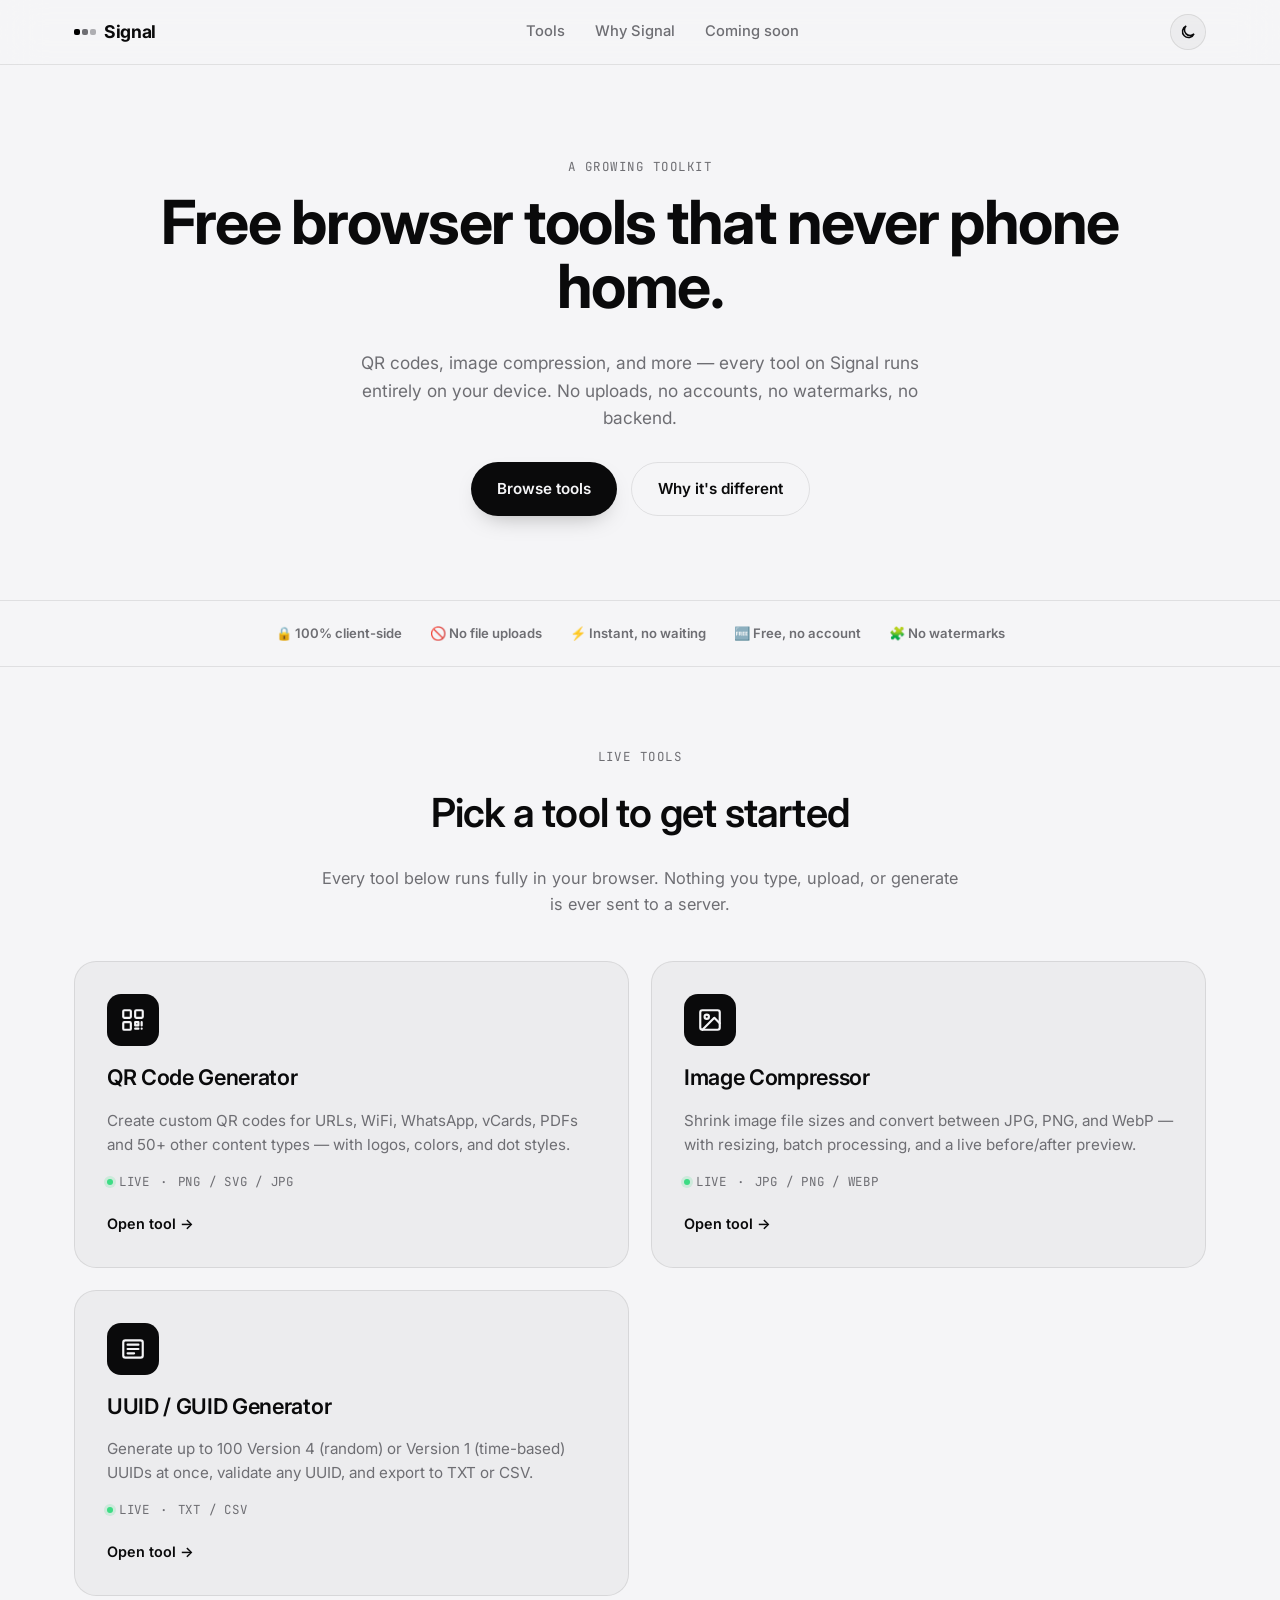
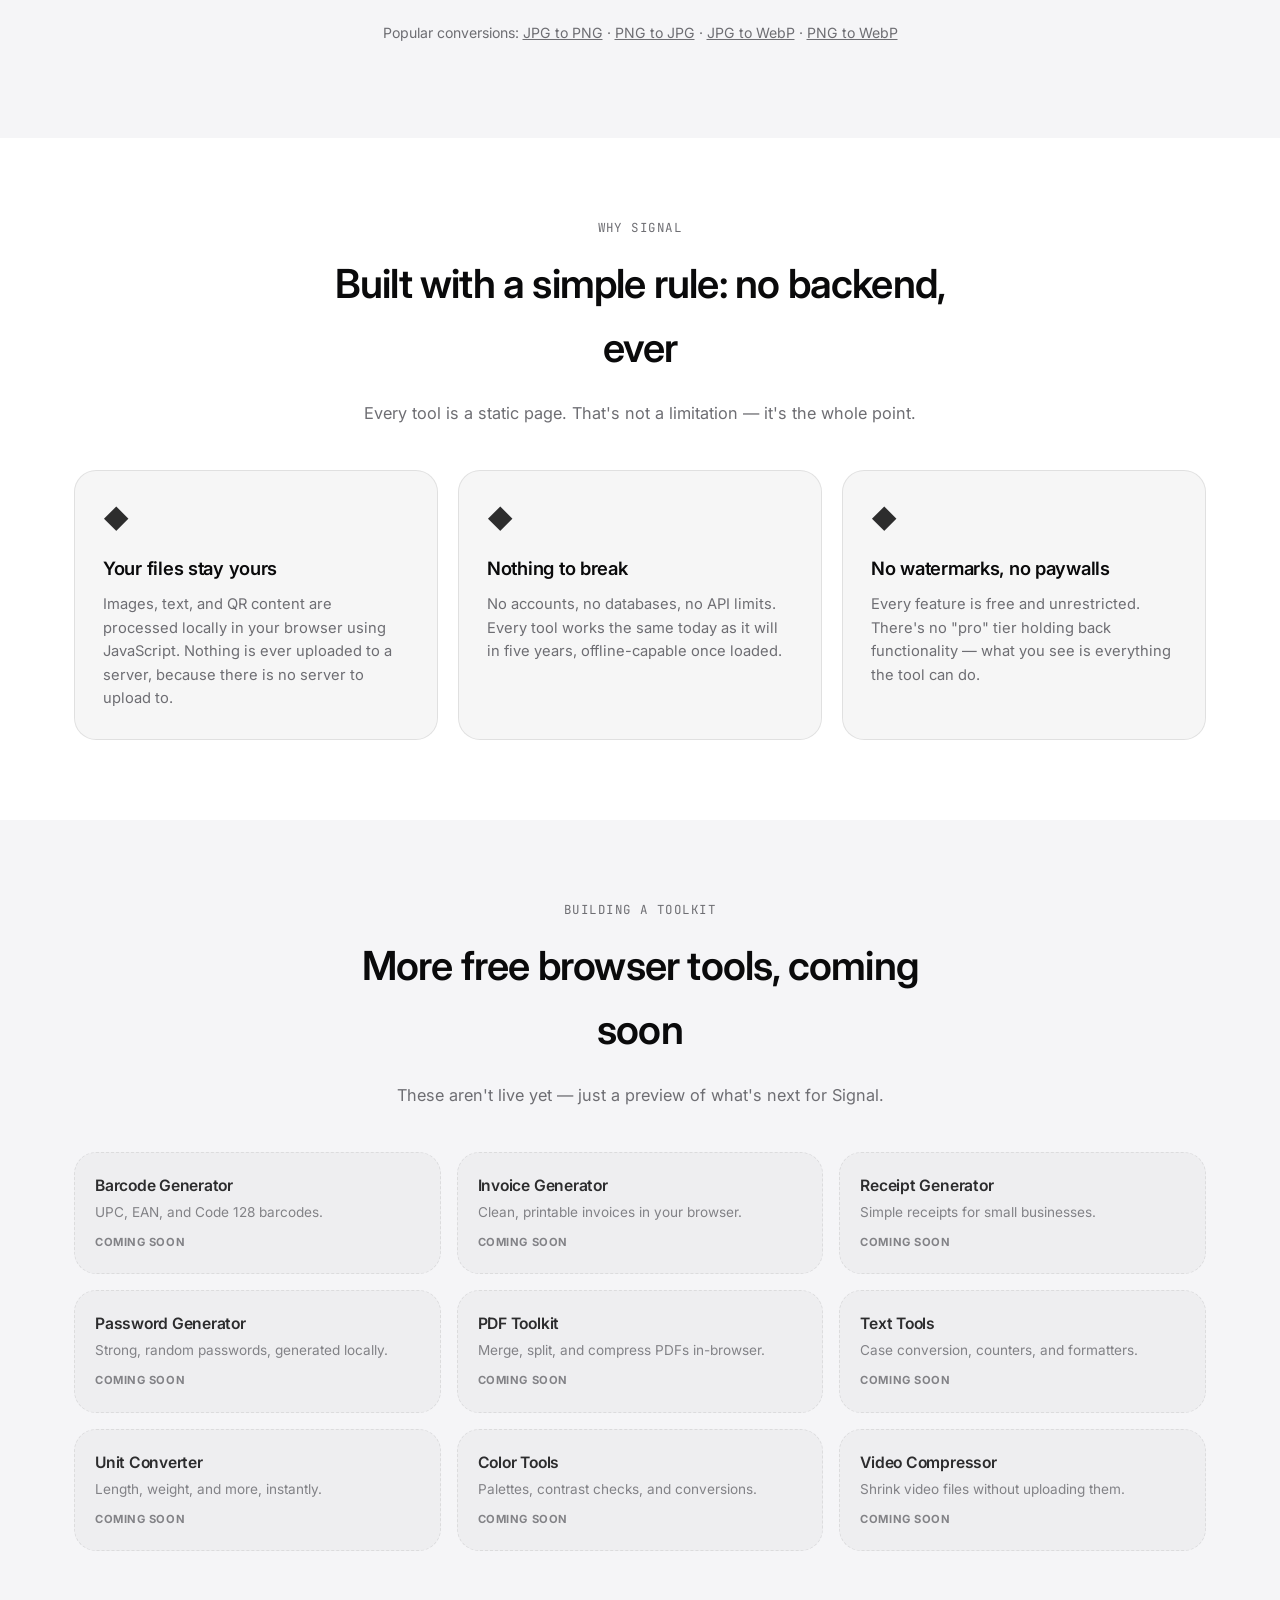
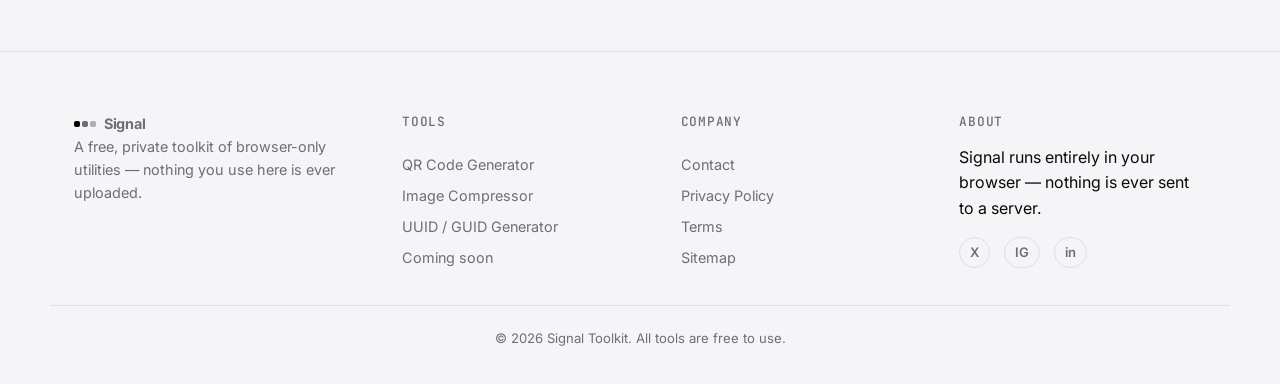
<file: index.html>
<!DOCTYPE html>
<html lang="en">
<head>
<meta charset="UTF-8">
<meta name="viewport" content="width=device-width, initial-scale=1.0">

<title>Signal Toolkit — Free, Private Browser Tools (QR Codes, Image Compressor & More)</title>
<meta name="description" content="Signal Toolkit is a growing set of free, privacy-first browser tools — QR code generator, image compressor, and more coming soon. Nothing you upload ever leaves your device.">
<meta name="keywords" content="free browser tools, QR code generator, image compressor, privacy-first tools, no upload tools, client-side tools">
<meta name="robots" content="index, follow, max-image-preview:large">
<link rel="canonical" href="https://toolario.vercel.app/">

<meta property="og:type" content="website">
<meta property="og:title" content="Signal Toolkit — Free, Private Browser Tools">
<meta property="og:description" content="QR code generator, image compressor, and more — free, private, and instant. Everything runs in your browser, nothing is ever uploaded.">
<meta property="og:url" content="https://toolario.vercel.app/">
<meta property="og:site_name" content="Signal Toolkit">

<meta name="twitter:card" content="summary_large_image">
<meta name="twitter:title" content="Signal Toolkit — Free, Private Browser Tools">
<meta name="twitter:description" content="QR code generator, image compressor, and more — free, private, and instant.">

<link rel="icon" href="data:image/svg+xml,<svg xmlns=%22http://www.w3.org/2000/svg%22 viewBox=%220 0 100 100%22><rect width=%2230%22 height=%2230%22 x=%225%22 y=%225%22 fill=%22%23000000%22/><rect width=%2230%22 height=%2230%22 x=%2265%22 y=%225%22 fill=%22%236E6E73%22/><rect width=%2230%22 height=%2230%22 x=%225%22 y=%2265%22 fill=%22%23AEAEB2%22/></svg>">

<link rel="preconnect" href="https://fonts.googleapis.com">
<link rel="preconnect" href="https://fonts.gstatic.com" crossorigin>
<link href="https://fonts.googleapis.com/css2?family=Space+Grotesk:wght@500;600;700&family=Inter:wght@400;500;600;700&family=JetBrains+Mono:wght@400;500&display=swap" rel="stylesheet">

<link rel="stylesheet" href="style.css">

<script type="application/ld+json">
{
  "@context": "https://schema.org",
  "@type": "WebSite",
  "name": "Signal Toolkit",
  "url": "https://toolario.vercel.app/",
  "description": "A free, privacy-first collection of browser-only tools: QR code generator, image compressor, and more.",
  "publisher": { "@type": "Organization", "name": "Signal Toolkit" }
}
</script>
</head>
<body>

<a class="skip-link" href="#tools">Skip to tools</a>

<!-- ============ HEADER ============ -->
<header class="site-header" role="banner">
  <div class="wrap header-row">
    <a href="#top" class="brand" aria-label="Signal Toolkit — home">
      <span class="brand-mark" aria-hidden="true">
        <span></span><span></span><span></span>
      </span>
      Signal
    </a>
    <nav class="main-nav" aria-label="Primary">
      <a href="#tools">Tools</a>
      <a href="#why">Why Signal</a>
      <a href="#coming-soon">Coming soon</a>
    </nav>
    <button id="theme-toggle" class="theme-toggle" type="button" aria-label="Switch to light mode" aria-pressed="false">
      <svg class="icon-sun" viewBox="0 0 24 24" width="18" height="18" fill="none" stroke="currentColor" stroke-width="2"><circle cx="12" cy="12" r="4"/><path d="M12 2v2M12 20v2M4.9 4.9l1.4 1.4M17.7 17.7l1.4 1.4M2 12h2M20 12h2M4.9 19.1l1.4-1.4M17.7 6.3l1.4-1.4"/></svg>
      <svg class="icon-moon" viewBox="0 0 24 24" width="18" height="18" fill="none" stroke="currentColor" stroke-width="2"><path d="M20 14.5A8 8 0 1 1 9.5 4a6.5 6.5 0 0 0 10.5 10.5Z"/></svg>
    </button>
  </div>
</header>

<main id="top">

  <!-- ============ HERO ============ -->
  <section class="hero">
    <div class="wrap">
      <span class="eyebrow">A growing toolkit</span>
      <h1>Free browser tools that never phone home.</h1>
      <p class="lede">QR codes, image compression, and more — every tool on Signal runs entirely on your device. No uploads, no accounts, no watermarks, no backend.</p>
      <div class="hero-actions">
        <a href="#tools" class="btn btn-primary">Browse tools</a>
        <a href="#why" class="btn btn-ghost">Why it's different</a>
      </div>
    </div>
  </section>

  <div id="trust-badges" aria-label="Trust badges">
    <div class="wrap trust-row">
      <span class="trust-badge">🔒 100% client-side</span>
      <span class="trust-badge">🚫 No file uploads</span>
      <span class="trust-badge">⚡ Instant, no waiting</span>
      <span class="trust-badge">🆓 Free, no account</span>
      <span class="trust-badge">🧩 No watermarks</span>
    </div>
  </div>

  <!-- ============ TOOLS ============ -->
  <section id="tools">
    <div class="wrap">
      <div class="section-head">
        <p class="eyebrow">Live tools</p>
        <h2>Pick a tool to get started</h2>
        <p class="section-lede">Every tool below runs fully in your browser. Nothing you type, upload, or generate is ever sent to a server.</p>
      </div>

      <div class="tool-grid">
        <a class="tool-card" href="qr-code-generator/">
          <span class="tool-icon" aria-hidden="true">
            <svg viewBox="0 0 24 24" fill="none" stroke="currentColor" stroke-width="2" stroke-linecap="round" stroke-linejoin="round"><rect x="3" y="3" width="7" height="7" rx="1"/><rect x="14" y="3" width="7" height="7" rx="1"/><rect x="3" y="14" width="7" height="7" rx="1"/><path d="M14 14h3v3h-3zM20 14v3M14 20h3M20 20v.01"/></svg>
          </span>
          <h3>QR Code Generator</h3>
          <p>Create custom QR codes for URLs, WiFi, WhatsApp, vCards, PDFs and 50+ other content types — with logos, colors, and dot styles.</p>
          <div class="tool-meta">
            <span class="tool-status">Live</span>
            <span>·</span>
            <span>PNG / SVG / JPG</span>
          </div>
          <span class="tool-cta">Open tool →</span>
        </a>

        <a class="tool-card" href="image-compressor/">
          <span class="tool-icon" aria-hidden="true">
            <svg viewBox="0 0 24 24" fill="none" stroke="currentColor" stroke-width="2" stroke-linecap="round" stroke-linejoin="round"><rect x="3" y="3" width="18" height="18" rx="2"/><circle cx="9" cy="9" r="2"/><path d="m21 15-5-5L5 21"/></svg>
          </span>
          <h3>Image Compressor</h3>
          <p>Shrink image file sizes and convert between JPG, PNG, and WebP — with resizing, batch processing, and a live before/after preview.</p>
          <div class="tool-meta">
            <span class="tool-status">Live</span>
            <span>·</span>
            <span>JPG / PNG / WebP</span>
          </div>
          <span class="tool-cta">Open tool →</span>
        </a>

        <a class="tool-card" href="uuid-generator/">
          <span class="tool-icon" aria-hidden="true">
            <svg viewBox="0 0 24 24" fill="none" stroke="currentColor" stroke-width="2" stroke-linecap="round" stroke-linejoin="round"><rect x="3" y="4" width="18" height="16" rx="2"/><path d="M7 8h10M7 12h10M7 16h6"/></svg>
          </span>
          <h3>UUID / GUID Generator</h3>
          <p>Generate up to 100 Version 4 (random) or Version 1 (time-based) UUIDs at once, validate any UUID, and export to TXT or CSV.</p>
          <div class="tool-meta">
            <span class="tool-status">Live</span>
            <span>·</span>
            <span>TXT / CSV</span>
          </div>
          <span class="tool-cta">Open tool →</span>
        </a>
      </div>

      <p style="text-align:center; margin-top:26px; font-size:.88rem; color:var(--text-muted);">
        Popular conversions:
        <a href="image-compressor/jpg-to-png/" style="text-decoration:underline;">JPG to PNG</a> ·
        <a href="image-compressor/png-to-jpg/" style="text-decoration:underline;">PNG to JPG</a> ·
        <a href="image-compressor/jpg-to-webp/" style="text-decoration:underline;">JPG to WebP</a> ·
        <a href="image-compressor/png-to-webp/" style="text-decoration:underline;">PNG to WebP</a>
    </div>
  </section>

  <!-- ============ WHY ============ -->
  <section class="section-alt" id="why">
    <div class="wrap">
      <div class="section-head">
        <p class="eyebrow">Why Signal</p>
        <h2>Built with a simple rule: no backend, ever</h2>
        <p class="section-lede">Every tool is a static page. That's not a limitation — it's the whole point.</p>
      </div>
      <div class="gap-grid">
        <article class="gap-card">
          <span class="gap-mark">◆</span>
          <h3>Your files stay yours</h3>
          <p>Images, text, and QR content are processed locally in your browser using JavaScript. Nothing is ever uploaded to a server, because there is no server to upload to.</p>
        </article>
        <article class="gap-card">
          <span class="gap-mark">◆</span>
          <h3>Nothing to break</h3>
          <p>No accounts, no databases, no API limits. Every tool works the same today as it will in five years, offline-capable once loaded.</p>
        </article>
        <article class="gap-card">
          <span class="gap-mark">◆</span>
          <h3>No watermarks, no paywalls</h3>
          <p>Every feature is free and unrestricted. There's no "pro" tier holding back functionality — what you see is everything the tool can do.</p>
        </article>
      </div>
    </div>
  </section>

  <!-- ============ COMING SOON ============ -->
  <section id="coming-soon">
    <div class="wrap">
      <div class="section-head">
        <p class="eyebrow">Building a toolkit</p>
        <h2>More free browser tools, coming soon</h2>
        <p class="section-lede">These aren't live yet — just a preview of what's next for Signal.</p>
      </div>
      <div class="coming-soon-grid">
        <article class="coming-soon-card"><h3>Barcode Generator</h3><p>UPC, EAN, and Code 128 barcodes.</p></article>
        <article class="coming-soon-card"><h3>Invoice Generator</h3><p>Clean, printable invoices in your browser.</p></article>
        <article class="coming-soon-card"><h3>Receipt Generator</h3><p>Simple receipts for small businesses.</p></article>
        <article class="coming-soon-card"><h3>Password Generator</h3><p>Strong, random passwords, generated locally.</p></article>
        <article class="coming-soon-card"><h3>PDF Toolkit</h3><p>Merge, split, and compress PDFs in-browser.</p></article>
        <article class="coming-soon-card"><h3>Text Tools</h3><p>Case conversion, counters, and formatters.</p></article>
        <article class="coming-soon-card"><h3>Unit Converter</h3><p>Length, weight, and more, instantly.</p></article>
        <article class="coming-soon-card"><h3>Color Tools</h3><p>Palettes, contrast checks, and conversions.</p></article>
        <article class="coming-soon-card"><h3>Video Compressor</h3><p>Shrink video files without uploading them.</p></article>
      </div>
    </div>
  </section>

</main>

<!-- ============ FOOTER ============ -->
<footer class="site-footer">
  <div class="wrap footer-grid">
    <div>
      <a href="#top" class="brand" aria-label="Signal Toolkit — home">
        <span class="brand-mark" aria-hidden="true"><span></span><span></span><span></span></span>
        Signal
      </a>
      <p class="footer-tagline">A free, private toolkit of browser-only utilities — nothing you use here is ever uploaded.</p>
    </div>
    <nav aria-label="Footer">
      <h4>Tools</h4>
      <a href="qr-code-generator/">QR Code Generator</a>
      <a href="image-compressor/">Image Compressor</a>
      <a href="uuid-generator/">UUID / GUID Generator</a>
      <a href="#coming-soon">Coming soon</a>
    </nav>
    <nav aria-label="Legal">
      <h4>Company</h4>
      <a href="mailto:hello@signal-qr.example.com">Contact</a>
      <a href="privacy.html">Privacy Policy</a>
      <a href="terms.html">Terms</a>
      <a href="sitemap.xml">Sitemap</a>
    </nav>
    <div>
      <h4>About</h4>
      <p>Signal runs entirely in your browser — nothing is ever sent to a server.</p>
      <div class="footer-social" aria-label="Social links">
        <a href="https://x.com/" target="_blank" rel="noopener" aria-label="Signal on X">X</a>
        <a href="https://instagram.com/" target="_blank" rel="noopener" aria-label="Signal on Instagram">IG</a>
        <a href="https://linkedin.com/" target="_blank" rel="noopener" aria-label="Signal on LinkedIn">in</a>
      </div>
    </div>
  </div>
  <div class="wrap footer-bottom">
    <p>© <span id="footer-year"></span> Signal Toolkit. All tools are free to use.</p>
  </div>
</footer>

<script src="script.js" defer></script>
</body>
</html>
</file>
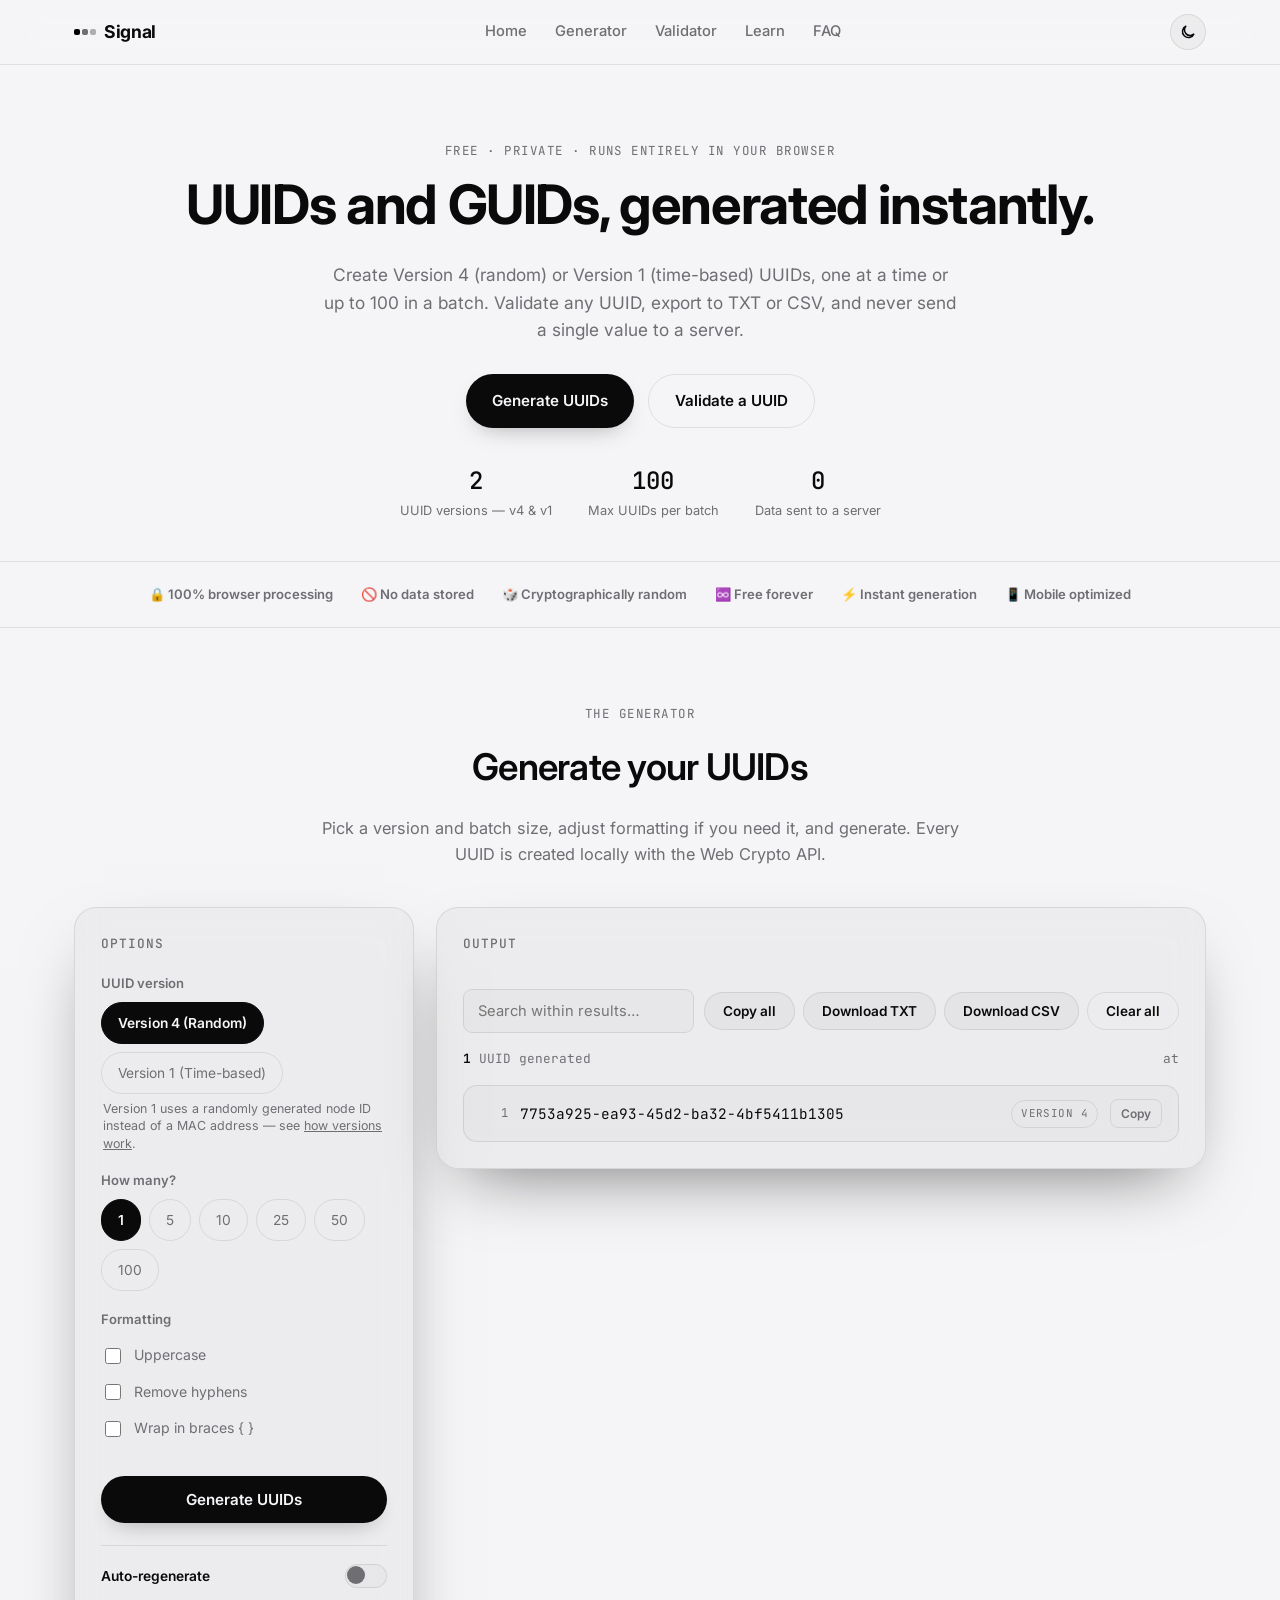
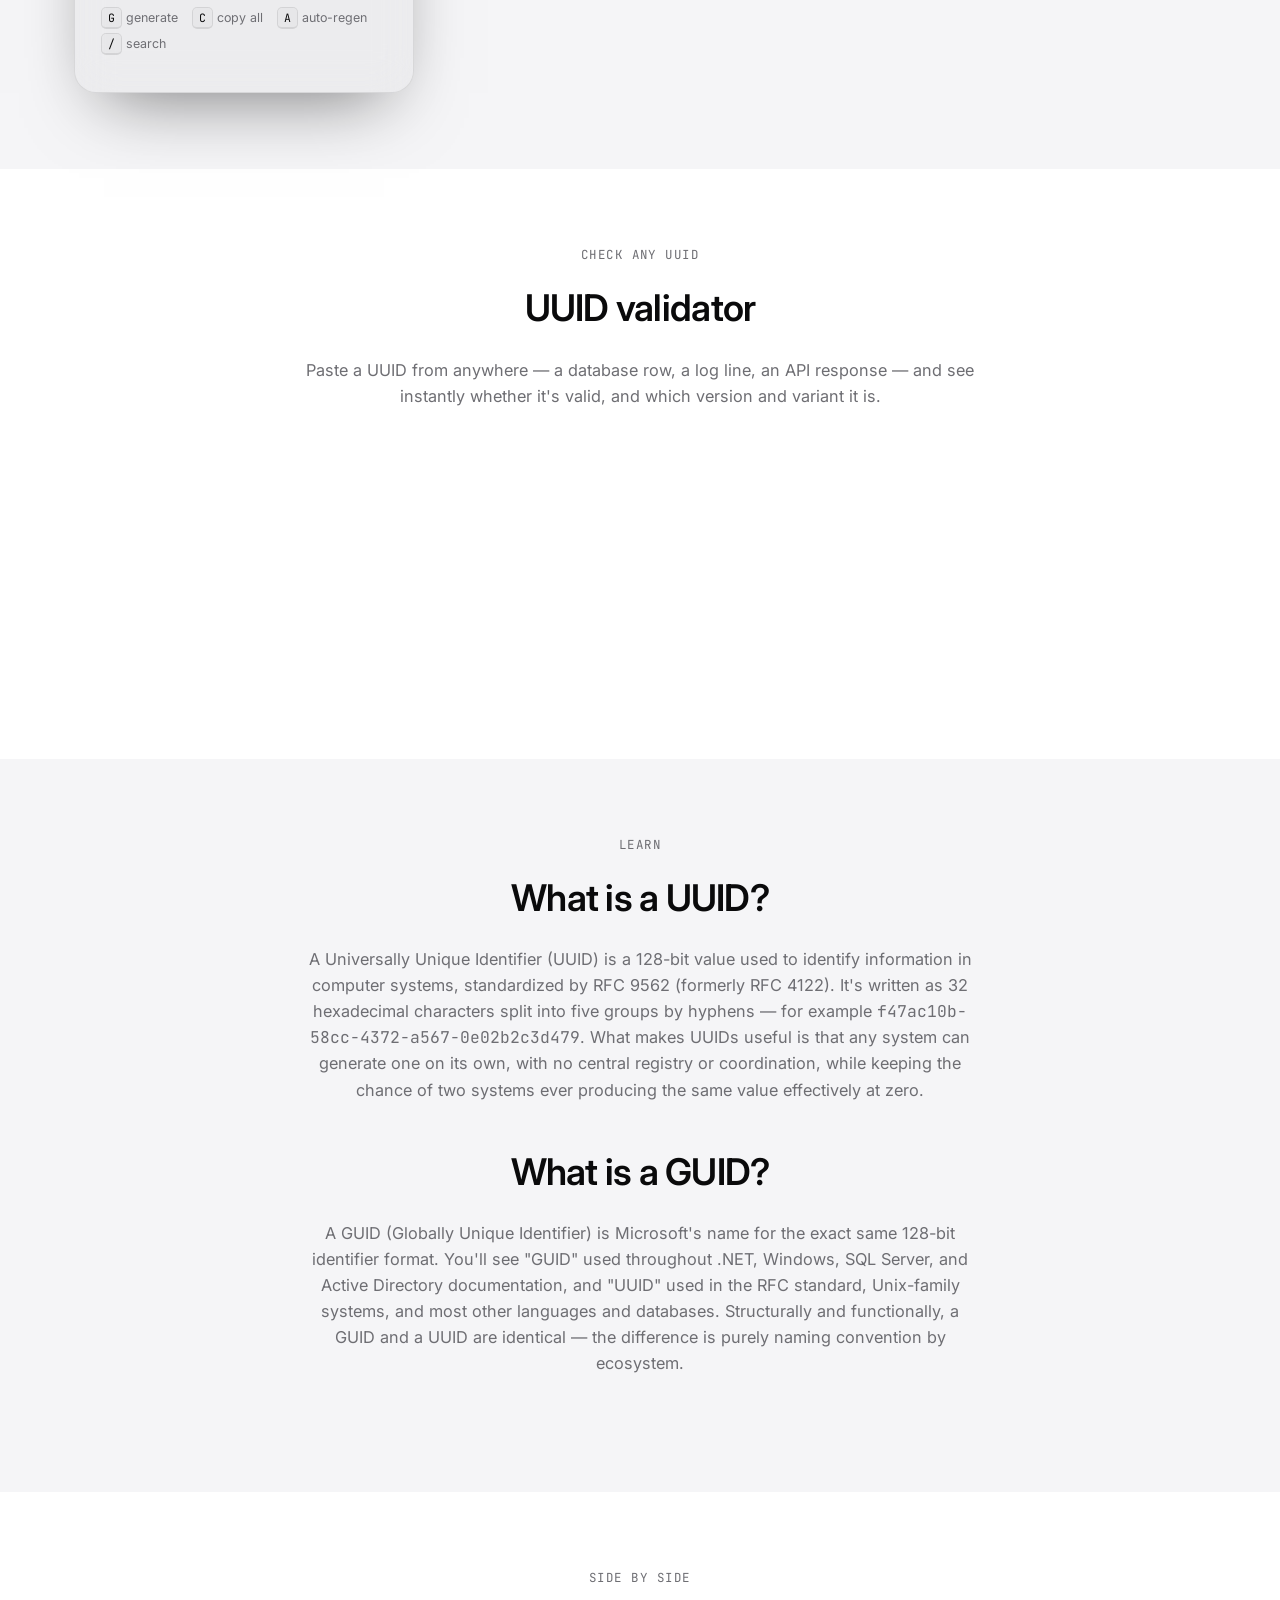
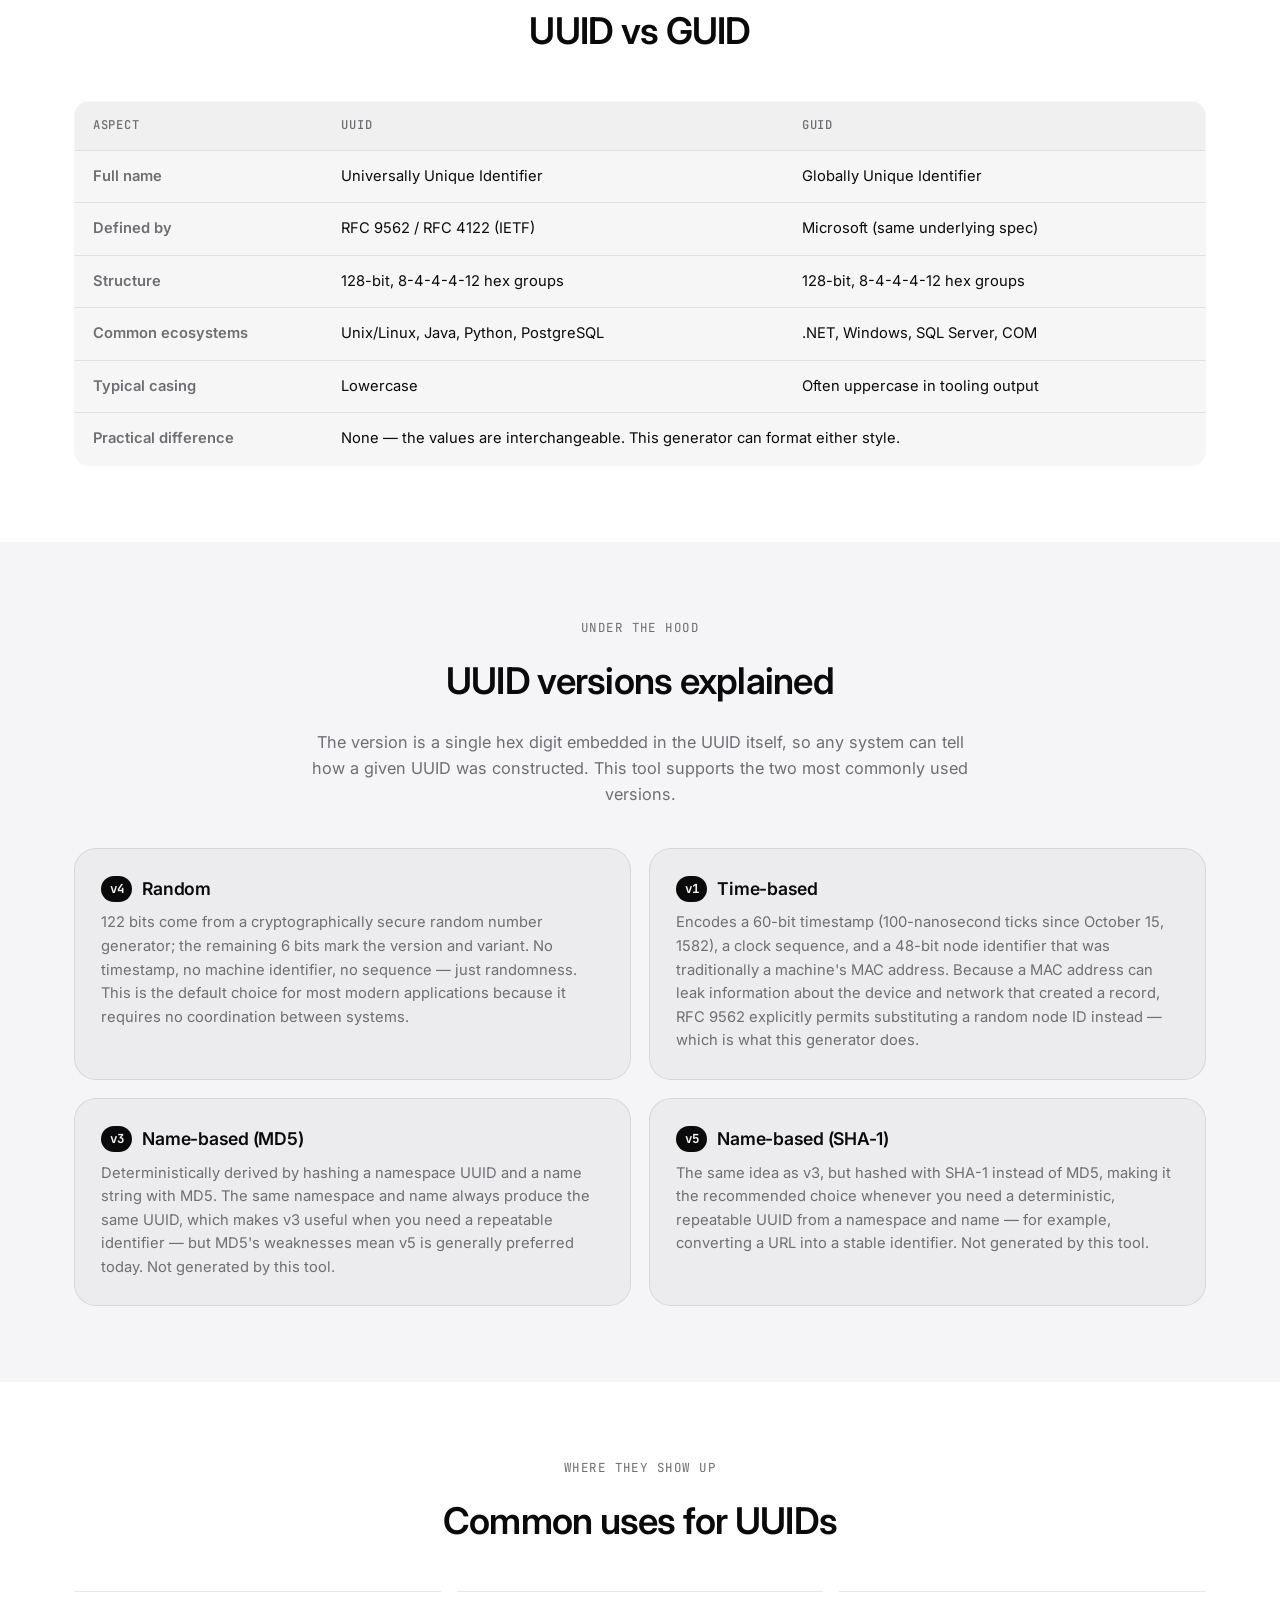
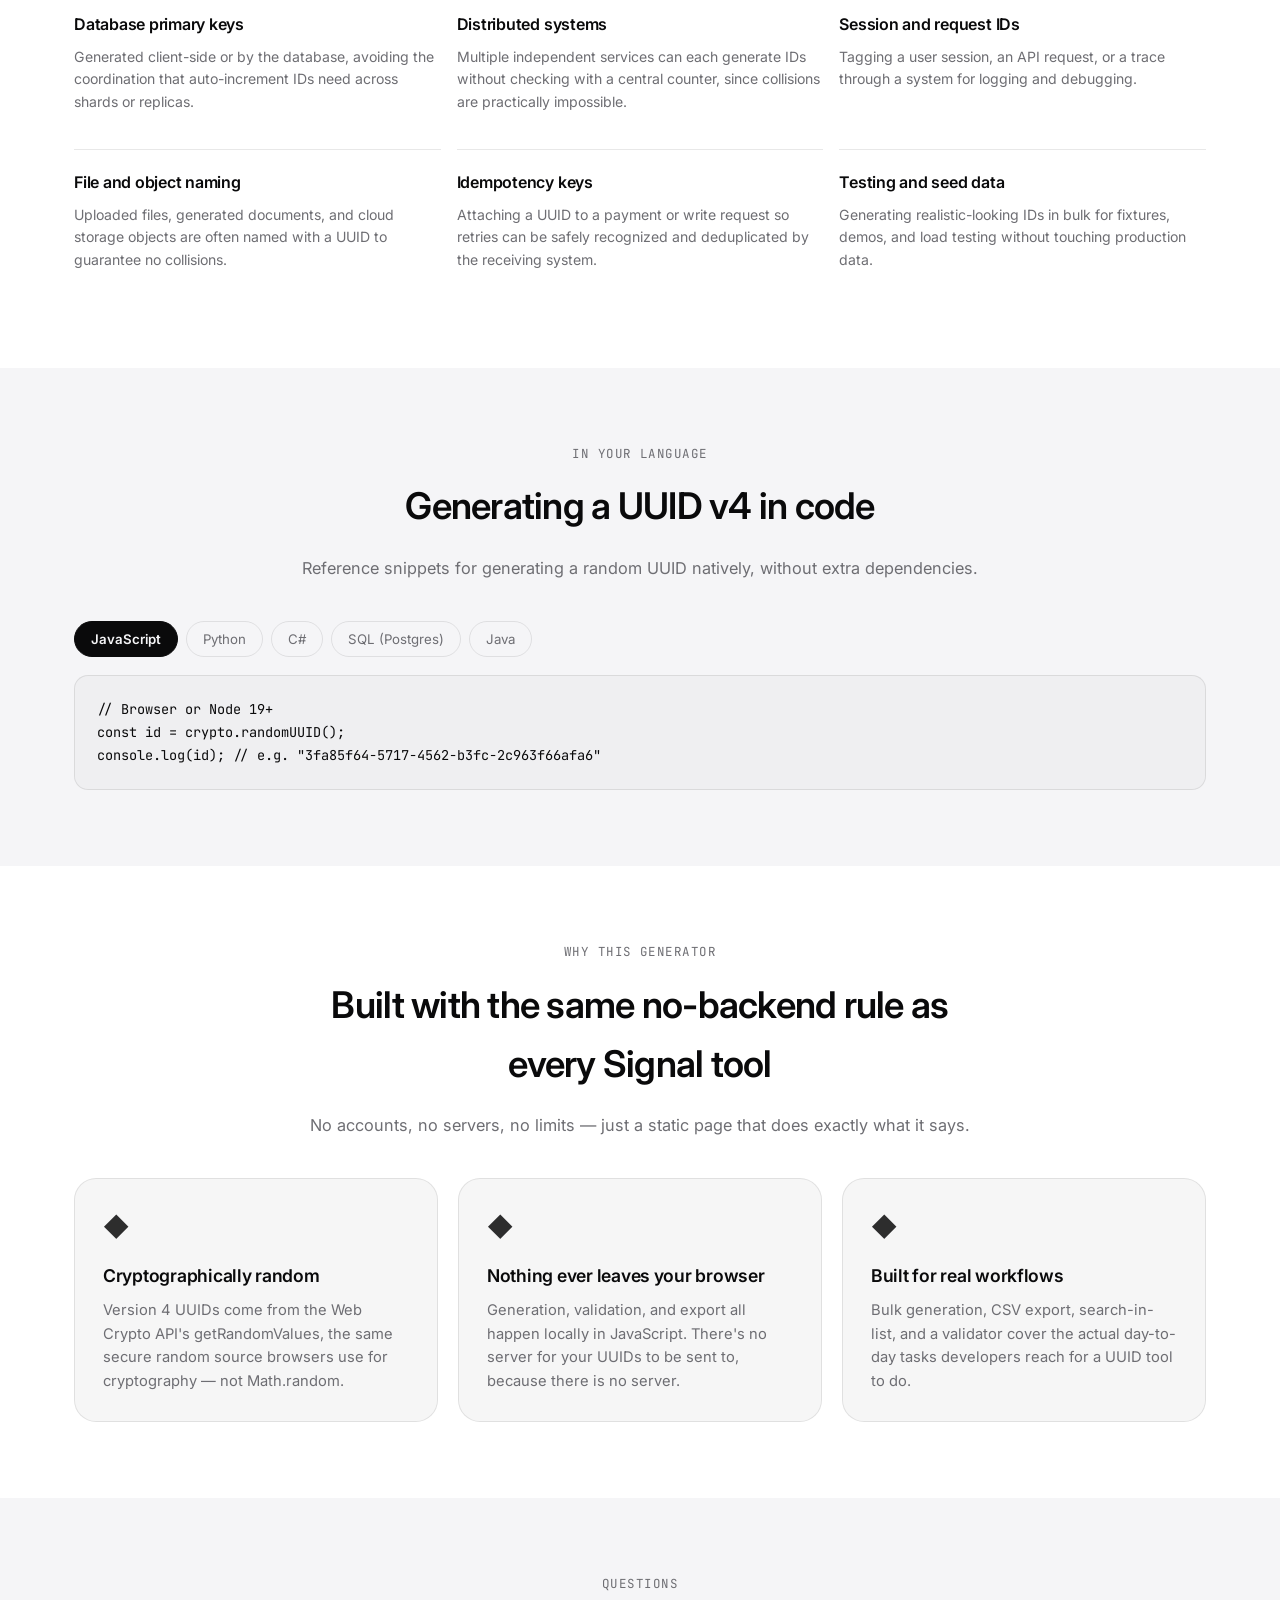
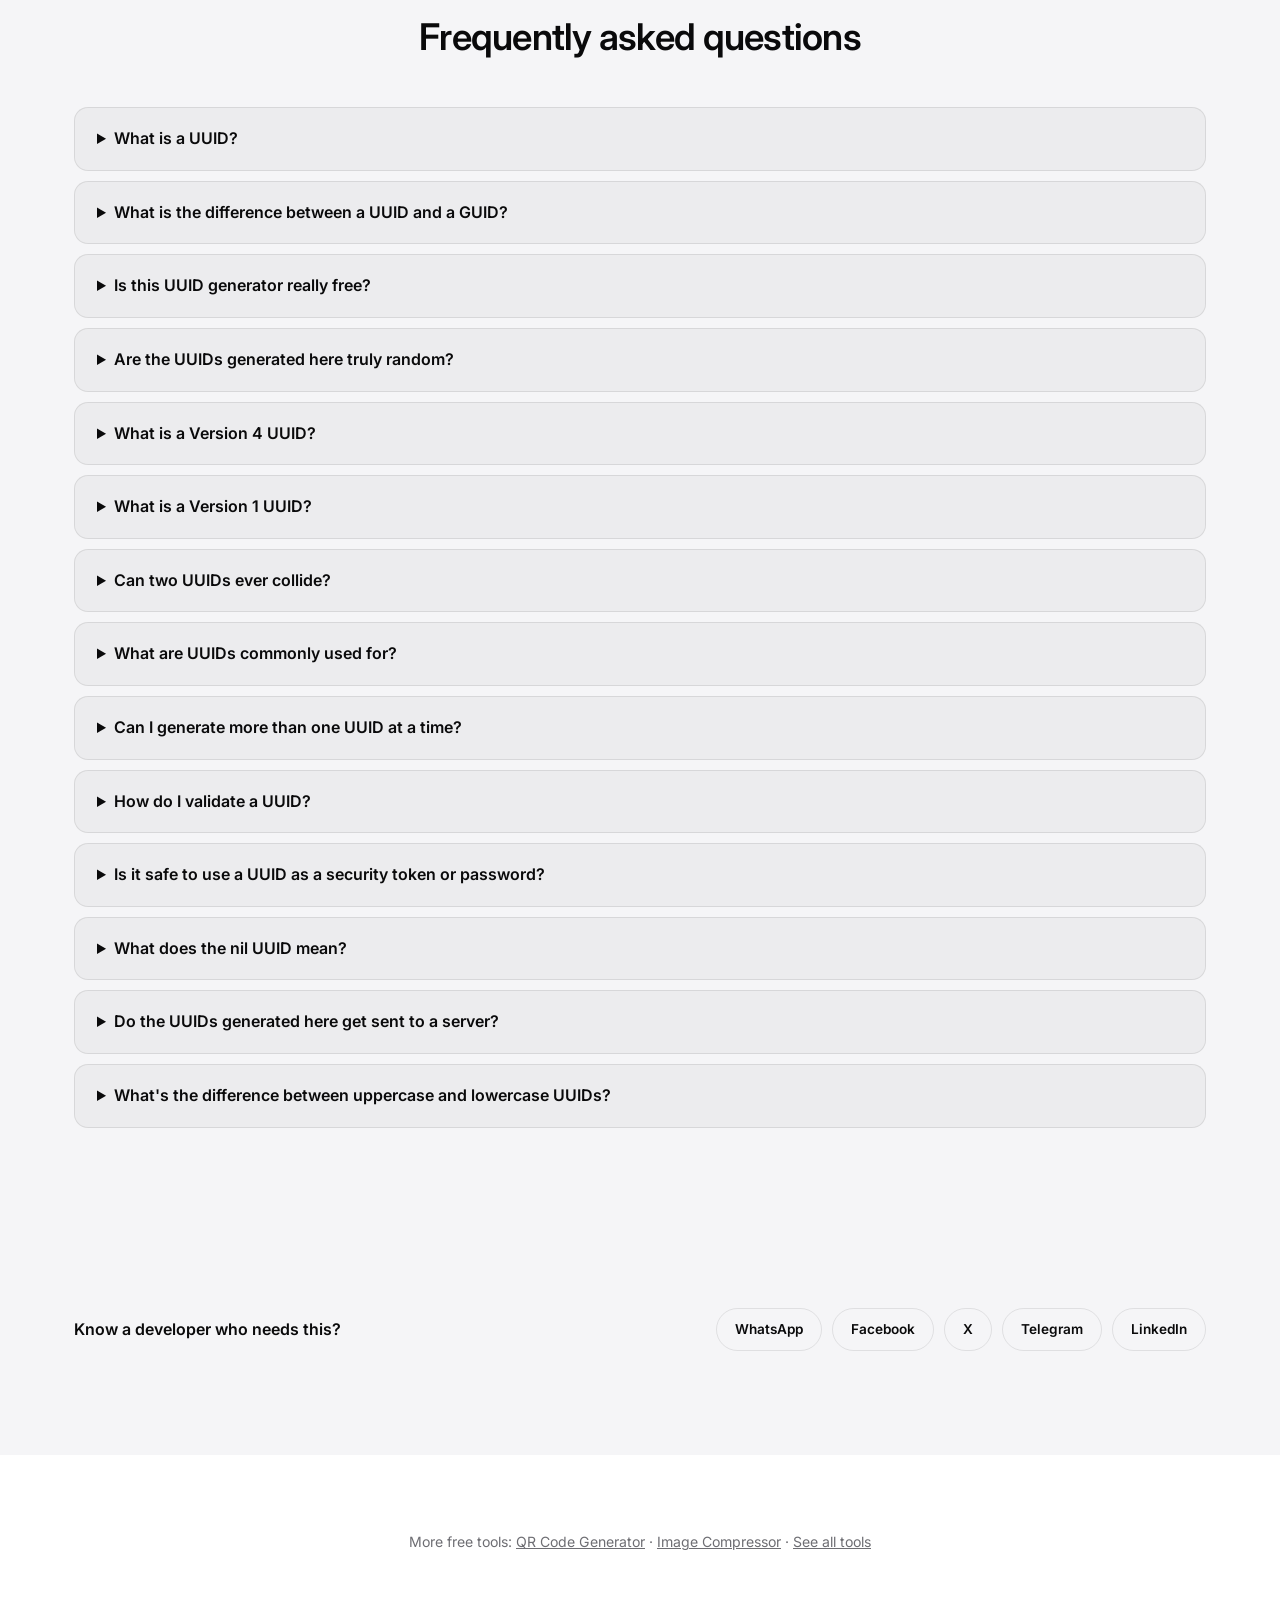
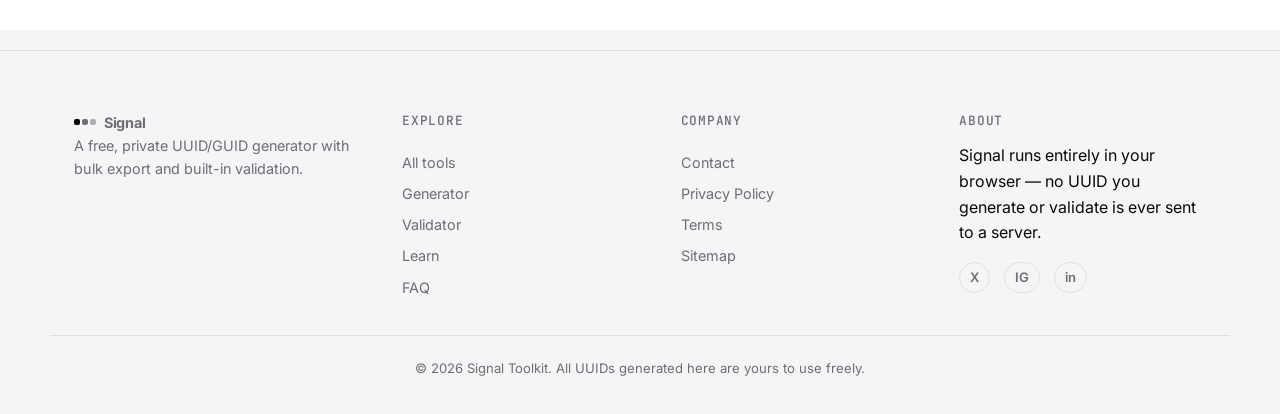
<file: uuid-generator/index.html>
<!DOCTYPE html>
<html lang="en">
<head>
<meta charset="UTF-8">
<meta name="viewport" content="width=device-width, initial-scale=1.0">

<title>Free UUID / GUID Generator — Bulk v4 &amp; v1, Instant Validator | Signal</title>
<meta name="description" content="Generate UUIDs and GUIDs free, in your browser. Create 1 to 100 Version 4 (random) or Version 1 (time-based) UUIDs at once, validate any UUID instantly, and export to TXT or CSV. No signup, nothing uploaded.">
<meta name="keywords" content="UUID generator, GUID generator, UUID v4 generator, UUID v1 generator, bulk UUID generator, online UUID generator, UUID validator, free GUID generator, generate UUID online">
<meta name="robots" content="index, follow, max-image-preview:large">
<link rel="canonical" href="https://toolario.vercel.app/uuid-generator/">

<!-- Open Graph -->
<meta property="og:type" content="website">
<meta property="og:title" content="Signal — Free UUID / GUID Generator">
<meta property="og:description" content="Generate up to 100 UUIDs at once (v4 random or v1 time-based), validate any UUID, and export to TXT or CSV. Free, private, and instant — runs entirely in your browser.">
<meta property="og:url" content="https://toolario.vercel.app/uuid-generator/">
<meta property="og:site_name" content="Signal Toolkit">
<meta property="og:image" content="https://toolario.vercel.app/og-image.png">

<!-- Twitter -->
<meta name="twitter:card" content="summary_large_image">
<meta name="twitter:title" content="Signal — Free UUID / GUID Generator">
<meta name="twitter:description" content="Generate up to 100 UUIDs at once, validate any UUID, and export to TXT or CSV. Free, private, and instant.">
<meta name="twitter:image" content="https://toolario.vercel.app/og-image.png">

<link rel="icon" href="data:image/svg+xml,<svg xmlns=%22http://www.w3.org/2000/svg%22 viewBox=%220 0 100 100%22><rect width=%2230%22 height=%2230%22 x=%225%22 y=%225%22 fill=%22%23000000%22/><rect width=%2230%22 height=%2230%22 x=%2265%22 y=%225%22 fill=%22%236E6E73%22/><rect width=%2230%22 height=%2230%22 x=%225%22 y=%2265%22 fill=%22%23AEAEB2%22/></svg>">

<link rel="preconnect" href="https://fonts.googleapis.com">
<link rel="preconnect" href="https://fonts.gstatic.com" crossorigin>
<link href="https://fonts.googleapis.com/css2?family=Space+Grotesk:wght@500;600;700&family=Inter:wght@400;500;600;700&family=JetBrains+Mono:wght@400;500&display=swap" rel="stylesheet">

<link rel="stylesheet" href="style.css">

<!-- Structured Data: WebApplication -->
<script type="application/ld+json">
{
  "@context": "https://schema.org",
  "@type": "WebApplication",
  "name": "Signal UUID / GUID Generator",
  "url": "https://toolario.vercel.app/uuid-generator/",
  "applicationCategory": "DeveloperApplication",
  "operatingSystem": "Any (runs in browser)",
  "offers": { "@type": "Offer", "price": "0", "priceCurrency": "USD" },
  "description": "A free browser-based UUID and GUID generator supporting Version 4 (random) and Version 1 (time-based) UUIDs, bulk generation up to 100 at a time, a built-in UUID validator, and TXT/CSV export.",
  "featureList": "UUID v4 and v1 generation; bulk generate 1, 5, 10, 25, 50, or 100 at once; uppercase, no-hyphen, and braces formatting; copy individual or all UUIDs; download as TXT or CSV; auto-regenerate mode; UUID validator with version and variant detection; search/filter generated list; keyboard shortcuts"
}
</script>

<!-- Structured Data: BreadcrumbList -->
<script type="application/ld+json">
{
  "@context": "https://schema.org",
  "@type": "BreadcrumbList",
  "itemListElement": [
    {"@type":"ListItem","position":1,"name":"Signal Toolkit","item":"https://toolario.vercel.app/"},
    {"@type":"ListItem","position":2,"name":"UUID / GUID Generator","item":"https://toolario.vercel.app/uuid-generator/"}
  ]
}
</script>

<!-- Structured Data: FAQPage -->
<script type="application/ld+json">
{
  "@context": "https://schema.org",
  "@type": "FAQPage",
  "mainEntity": [
    {"@type":"Question","name":"What is a UUID?","acceptedAnswer":{"@type":"Answer","text":"A UUID (Universally Unique Identifier) is a 128-bit number, usually written as 32 hex digits in five groups (8-4-4-4-12), used to identify information without needing a central authority to hand out IDs."}},
    {"@type":"Question","name":"What is the difference between a UUID and a GUID?","acceptedAnswer":{"@type":"Answer","text":"They are effectively the same 128-bit identifier. GUID (Globally Unique Identifier) is Microsoft's name for the format, used across .NET and Windows, while UUID is the name used in the RFC 9562 standard followed everywhere else."}},
    {"@type":"Question","name":"Is this UUID generator really free?","acceptedAnswer":{"@type":"Answer","text":"Yes. Every version, batch size, formatting option, and export format on this page is free to use, with no signup and no limit on how many times you generate."}},
    {"@type":"Question","name":"Are the UUIDs generated here truly random?","acceptedAnswer":{"@type":"Answer","text":"Version 4 UUIDs are generated using the Web Crypto API's getRandomValues, a cryptographically secure random number source built into your browser, not Math.random."}},
    {"@type":"Question","name":"What is a Version 4 UUID?","acceptedAnswer":{"@type":"Answer","text":"A Version 4 UUID is generated from 122 random bits, with a handful of fixed bits marking its version and variant. It is the most common UUID type because it needs no coordination or shared state to avoid collisions."}},
    {"@type":"Question","name":"What is a Version 1 UUID?","acceptedAnswer":{"@type":"Answer","text":"A Version 1 UUID encodes the creation timestamp plus a node identifier, traditionally a MAC address. Since browsers cannot read hardware MAC addresses, and RFC 9562 explicitly permits it, this tool substitutes a random node ID for privacy."}},
    {"@type":"Question","name":"Can two UUIDs ever collide?","acceptedAnswer":{"@type":"Answer","text":"In theory yes, in practice no. A Version 4 UUID has about 5.3 x 10^36 possible values, so even generating billions per second for years leaves the odds of a collision effectively zero."}},
    {"@type":"Question","name":"What are UUIDs commonly used for?","acceptedAnswer":{"@type":"Answer","text":"Database primary keys, distributed system record IDs, session tokens, file and object names, API request IDs, and any situation where multiple systems need to generate unique IDs independently."}},
    {"@type":"Question","name":"Can I generate more than one UUID at a time?","acceptedAnswer":{"@type":"Answer","text":"Yes. Choose 1, 5, 10, 25, 50, or 100 UUIDs per batch, then copy them all, search within the list, or export the whole batch as a TXT or CSV file."}},
    {"@type":"Question","name":"How do I validate a UUID?","acceptedAnswer":{"@type":"Answer","text":"Paste it into the validator on this page. It instantly checks the 8-4-4-4-12 format, reports whether it's valid, and identifies the version and variant, accepting values with or without surrounding braces."}},
    {"@type":"Question","name":"Is it safe to use a UUID as a security token or password?","acceptedAnswer":{"@type":"Answer","text":"A Version 4 UUID's 122 random bits give it strong unpredictability, similar in strength to a long random token, but purpose-built secret generators are still recommended for passwords and API keys since UUIDs are designed for uniqueness, not secrecy guarantees."}},
    {"@type":"Question","name":"What does the nil UUID mean?","acceptedAnswer":{"@type":"Answer","text":"The nil UUID, 00000000-0000-0000-0000-000000000000, is a special reserved value meaning no UUID is present, similar to how null represents an absent value in code."}},
    {"@type":"Question","name":"Do the UUIDs generated here get sent to a server?","acceptedAnswer":{"@type":"Answer","text":"No. Every UUID is generated locally in your browser using JavaScript, and nothing you generate, validate, or export is ever transmitted anywhere."}},
    {"@type":"Question","name":"What's the difference between uppercase and lowercase UUIDs?","acceptedAnswer":{"@type":"Answer","text":"Both represent the same value — hex digits are case-insensitive. RFC 9562 recommends lowercase for output, but some systems like older Microsoft tooling display GUIDs in uppercase; this generator supports either."}}
  ]
}
</script>
</head>
<body>

<a class="skip-link" href="#generator">Skip to UUID generator</a>

<!-- ============ HEADER ============ -->
<header class="site-header" role="banner">
  <div class="wrap header-row">
    <a href="../index.html" class="brand" aria-label="Signal — home">
      <span class="brand-mark" aria-hidden="true">
        <span></span><span></span><span></span>
      </span>
      Signal
    </a>
    <nav class="main-nav" aria-label="Primary">
      <a href="../index.html">Home</a>
      <a href="#generator">Generator</a>
      <a href="#validator">Validator</a>
      <a href="#learn">Learn</a>
      <a href="#faq">FAQ</a>
    </nav>
    <button id="theme-toggle" class="theme-toggle" type="button" aria-label="Switch to light mode" aria-pressed="false">
      <svg class="icon-sun" viewBox="0 0 24 24" width="18" height="18" fill="none" stroke="currentColor" stroke-width="2"><circle cx="12" cy="12" r="4"/><path d="M12 2v2M12 20v2M4.9 4.9l1.4 1.4M17.7 17.7l1.4 1.4M2 12h2M20 12h2M4.9 19.1l1.4-1.4M17.7 6.3l1.4-1.4"/></svg>
      <svg class="icon-moon" viewBox="0 0 24 24" width="18" height="18" fill="none" stroke="currentColor" stroke-width="2"><path d="M20 14.5A8 8 0 1 1 9.5 4a6.5 6.5 0 0 0 10.5 10.5Z"/></svg>
    </button>
  </div>
</header>

<main id="top">

  <!-- ============ HERO ============ -->
  <section class="hero" id="hero">
    <div class="wrap">
      <p class="eyebrow">Free · Private · Runs entirely in your browser</p>
      <h1>UUIDs and GUIDs, generated instantly.</h1>
      <p class="lede">Create Version 4 (random) or Version 1 (time-based) UUIDs, one at a time or up to 100 in a batch. Validate any UUID, export to TXT or CSV, and never send a single value to a server.</p>
      <div class="hero-actions">
        <a href="#generator" class="btn btn-primary">Generate UUIDs</a>
        <a href="#validator" class="btn btn-ghost">Validate a UUID</a>
      </div>
      <ul class="hero-stats" aria-label="Key facts">
        <li><strong>2</strong><span>UUID versions — v4 &amp; v1</span></li>
        <li><strong>100</strong><span>Max UUIDs per batch</span></li>
        <li><strong>0</strong><span>Data sent to a server</span></li>
      </ul>
    </div>
  </section>

  <!-- ============ TRUST BADGES ============ -->
  <section id="trust-badges" aria-label="Trust indicators">
    <div class="wrap trust-row">
      <span class="trust-badge">🔒 100% browser processing</span>
      <span class="trust-badge">🚫 No data stored</span>
      <span class="trust-badge">🎲 Cryptographically random</span>
      <span class="trust-badge">♾️ Free forever</span>
      <span class="trust-badge">⚡ Instant generation</span>
      <span class="trust-badge">📱 Mobile optimized</span>
    </div>
  </section>

  <!-- ============ GENERATOR ============ -->
  <section class="generator-section" id="generator">
    <div class="wrap">
      <div class="section-head">
        <p class="eyebrow">The generator</p>
        <h2>Generate your UUIDs</h2>
        <p class="section-lede">Pick a version and batch size, adjust formatting if you need it, and generate. Every UUID is created locally with the Web Crypto API.</p>
      </div>

      <div class="generator-grid">
        <!-- Options panel -->
        <div class="panel" id="options-panel">
          <h3 class="panel-title">Options</h3>

          <label class="field-label" id="version-label">UUID version</label>
          <div class="radio-pills" role="radiogroup" aria-labelledby="version-label">
            <span class="pill-option">
              <input type="radio" name="uuid-version" id="v-v4" value="v4" checked>
              <label for="v-v4">Version 4 (Random)</label>
            </span>
            <span class="pill-option">
              <input type="radio" name="uuid-version" id="v-v1" value="v1">
              <label for="v-v1">Version 1 (Time-based)</label>
            </span>
          </div>
          <p class="field-hint">Version 1 uses a randomly generated node ID instead of a MAC address — see <a href="#versions">how versions work</a>.</p>

          <label class="field-label" id="count-label">How many?</label>
          <div class="count-pills" role="radiogroup" aria-labelledby="count-label">
            <span class="pill-option"><input type="radio" name="uuid-count" id="c-1" value="1" checked><label for="c-1">1</label></span>
            <span class="pill-option"><input type="radio" name="uuid-count" id="c-5" value="5"><label for="c-5">5</label></span>
            <span class="pill-option"><input type="radio" name="uuid-count" id="c-10" value="10"><label for="c-10">10</label></span>
            <span class="pill-option"><input type="radio" name="uuid-count" id="c-25" value="25"><label for="c-25">25</label></span>
            <span class="pill-option"><input type="radio" name="uuid-count" id="c-50" value="50"><label for="c-50">50</label></span>
            <span class="pill-option"><input type="radio" name="uuid-count" id="c-100" value="100"><label for="c-100">100</label></span>
          </div>

          <label class="field-label">Formatting</label>
          <label class="check-row" for="opt-uppercase">
            <input type="checkbox" id="opt-uppercase">
            Uppercase
          </label>
          <label class="check-row" for="opt-no-hyphens">
            <input type="checkbox" id="opt-no-hyphens">
            Remove hyphens
          </label>
          <label class="check-row" for="opt-braces">
            <input type="checkbox" id="opt-braces">
            Wrap in braces { }
          </label>

          <button type="button" class="btn btn-primary generate-btn" id="generate-btn">Generate UUIDs</button>

          <div class="switch-row">
            <span>Auto-regenerate</span>
            <label class="switch">
              <input type="checkbox" id="auto-toggle" aria-label="Toggle auto-regenerate every 2.5 seconds">
              <span class="track"></span>
              <span class="thumb"></span>
            </label>
          </div>

          <p class="kbd-hint" style="margin-top:20px;">
            <span><kbd>G</kbd> generate</span>
            <span><kbd>C</kbd> copy all</span>
            <span><kbd>A</kbd> auto-regen</span>
            <span><kbd>/</kbd> search</span>
          </p>
        </div>

        <!-- Output panel -->
        <div class="panel output-panel" id="output-panel">
          <h3 class="panel-title">Output</h3>

          <div class="output-toolbar">
            <div class="search-wrap">
              <label class="visually-hidden" for="search-filter">Search generated UUIDs</label>
              <input type="search" id="search-filter" placeholder="Search within results…" aria-label="Search within generated UUIDs">
            </div>
            <div class="toolbar-actions">
              <button type="button" class="btn btn-secondary btn-sm" id="copy-all-btn">Copy all</button>
              <button type="button" class="btn btn-secondary btn-sm" id="download-txt-btn">Download TXT</button>
              <button type="button" class="btn btn-secondary btn-sm" id="download-csv-btn">Download CSV</button>
              <button type="button" class="btn btn-ghost btn-sm" id="clear-btn">Clear all</button>
            </div>
          </div>

          <div class="output-meta" id="output-meta" role="status" aria-live="polite"></div>

          <div class="output-box" id="output-box" aria-live="polite" aria-label="Generated UUIDs"></div>
          <span id="gen-timestamp" class="visually-hidden"></span>
          <span id="gen-count" class="visually-hidden"></span>
        </div>
      </div>
    </div>
  </section>

  <!-- ============ VALIDATOR ============ -->
  <section class="section-alt" id="validator">
    <div class="wrap">
      <div class="section-head">
        <p class="eyebrow">Check any UUID</p>
        <h2>UUID validator</h2>
        <p class="section-lede">Paste a UUID from anywhere — a database row, a log line, an API response — and see instantly whether it's valid, and which version and variant it is.</p>
      </div>
      <div class="validator-grid">
        <div class="panel">
          <label class="field-label" for="validator-input">Paste a UUID</label>
          <textarea id="validator-input" placeholder="e.g. 123e4567-e89b-12d3-a456-426614174000" aria-describedby="validator-hint"></textarea>
          <p class="field-hint" id="validator-hint">Braces and mixed case are both fine — this checks the underlying value.</p>
        </div>
        <div class="panel result-card" id="result-card" role="status" aria-live="polite"></div>
      </div>
    </div>
  </section>

  <!-- ============ LEARN: WHAT IS UUID / GUID ============ -->
  <section id="learn">
    <div class="wrap">
      <div class="section-head">
        <p class="eyebrow">Learn</p>
        <h2>What is a UUID?</h2>
        <p class="section-lede">A Universally Unique Identifier (UUID) is a 128-bit value used to identify information in computer systems, standardized by RFC 9562 (formerly RFC 4122). It's written as 32 hexadecimal characters split into five groups by hyphens — for example <code>f47ac10b-58cc-4372-a567-0e02b2c3d479</code>. What makes UUIDs useful is that any system can generate one on its own, with no central registry or coordination, while keeping the chance of two systems ever producing the same value effectively at zero.</p>
      </div>

      <div class="section-head">
        <h2>What is a GUID?</h2>
        <p class="section-lede">A GUID (Globally Unique Identifier) is Microsoft's name for the exact same 128-bit identifier format. You'll see "GUID" used throughout .NET, Windows, SQL Server, and Active Directory documentation, and "UUID" used in the RFC standard, Unix-family systems, and most other languages and databases. Structurally and functionally, a GUID and a UUID are identical — the difference is purely naming convention by ecosystem.</p>
      </div>
    </div>
  </section>

  <!-- ============ UUID VS GUID TABLE ============ -->
  <section class="section-alt">
    <div class="wrap">
      <div class="section-head">
        <p class="eyebrow">Side by side</p>
        <h2>UUID vs GUID</h2>
      </div>
      <table class="compare-table">
        <thead>
          <tr><th>Aspect</th><th>UUID</th><th>GUID</th></tr>
        </thead>
        <tbody>
          <tr><td>Full name</td><td>Universally Unique Identifier</td><td>Globally Unique Identifier</td></tr>
          <tr><td>Defined by</td><td>RFC 9562 / RFC 4122 (IETF)</td><td>Microsoft (same underlying spec)</td></tr>
          <tr><td>Structure</td><td>128-bit, 8-4-4-4-12 hex groups</td><td>128-bit, 8-4-4-4-12 hex groups</td></tr>
          <tr><td>Common ecosystems</td><td>Unix/Linux, Java, Python, PostgreSQL</td><td>.NET, Windows, SQL Server, COM</td></tr>
          <tr><td>Typical casing</td><td>Lowercase</td><td>Often uppercase in tooling output</td></tr>
          <tr><td>Practical difference</td><td colspan="2">None — the values are interchangeable. This generator can format either style.</td></tr>
        </tbody>
      </table>
    </div>
  </section>

  <!-- ============ VERSIONS EXPLAINED ============ -->
  <section id="versions">
    <div class="wrap">
      <div class="section-head">
        <p class="eyebrow">Under the hood</p>
        <h2>UUID versions explained</h2>
        <p class="section-lede">The version is a single hex digit embedded in the UUID itself, so any system can tell how a given UUID was constructed. This tool supports the two most commonly used versions.</p>
      </div>
      <div class="version-grid">
        <article class="version-card">
          <h3><span class="v-num">v4</span> Random</h3>
          <p>122 bits come from a cryptographically secure random number generator; the remaining 6 bits mark the version and variant. No timestamp, no machine identifier, no sequence — just randomness. This is the default choice for most modern applications because it requires no coordination between systems.</p>
        </article>
        <article class="version-card">
          <h3><span class="v-num">v1</span> Time-based</h3>
          <p>Encodes a 60-bit timestamp (100-nanosecond ticks since October 15, 1582), a clock sequence, and a 48-bit node identifier that was traditionally a machine's MAC address. Because a MAC address can leak information about the device and network that created a record, RFC 9562 explicitly permits substituting a random node ID instead — which is what this generator does.</p>
        </article>
        <article class="version-card">
          <h3><span class="v-num">v3</span> Name-based (MD5)</h3>
          <p>Deterministically derived by hashing a namespace UUID and a name string with MD5. The same namespace and name always produce the same UUID, which makes v3 useful when you need a repeatable identifier — but MD5's weaknesses mean v5 is generally preferred today. Not generated by this tool.</p>
        </article>
        <article class="version-card">
          <h3><span class="v-num">v5</span> Name-based (SHA-1)</h3>
          <p>The same idea as v3, but hashed with SHA-1 instead of MD5, making it the recommended choice whenever you need a deterministic, repeatable UUID from a namespace and name — for example, converting a URL into a stable identifier. Not generated by this tool.</p>
        </article>
      </div>
    </div>
  </section>

  <!-- ============ COMMON USES ============ -->
  <section class="section-alt">
    <div class="wrap">
      <div class="section-head">
        <p class="eyebrow">Where they show up</p>
        <h2>Common uses for UUIDs</h2>
      </div>
      <div class="uses-grid">
        <article>
          <h3>Database primary keys</h3>
          <p>Generated client-side or by the database, avoiding the coordination that auto-increment IDs need across shards or replicas.</p>
        </article>
        <article>
          <h3>Distributed systems</h3>
          <p>Multiple independent services can each generate IDs without checking with a central counter, since collisions are practically impossible.</p>
        </article>
        <article>
          <h3>Session and request IDs</h3>
          <p>Tagging a user session, an API request, or a trace through a system for logging and debugging.</p>
        </article>
        <article>
          <h3>File and object naming</h3>
          <p>Uploaded files, generated documents, and cloud storage objects are often named with a UUID to guarantee no collisions.</p>
        </article>
        <article>
          <h3>Idempotency keys</h3>
          <p>Attaching a UUID to a payment or write request so retries can be safely recognized and deduplicated by the receiving system.</p>
        </article>
        <article>
          <h3>Testing and seed data</h3>
          <p>Generating realistic-looking IDs in bulk for fixtures, demos, and load testing without touching production data.</p>
        </article>
      </div>
    </div>
  </section>

  <!-- ============ DEVELOPER EXAMPLES ============ -->
  <section id="examples">
    <div class="wrap">
      <div class="section-head">
        <p class="eyebrow">In your language</p>
        <h2>Generating a UUID v4 in code</h2>
        <p class="section-lede">Reference snippets for generating a random UUID natively, without extra dependencies.</p>
      </div>
      <div class="code-tabs" role="tablist" aria-label="Code language">
        <button type="button" class="code-tab active" data-lang="js" role="tab" aria-selected="true">JavaScript</button>
        <button type="button" class="code-tab" data-lang="python" role="tab" aria-selected="false">Python</button>
        <button type="button" class="code-tab" data-lang="csharp" role="tab" aria-selected="false">C#</button>
        <button type="button" class="code-tab" data-lang="sql" role="tab" aria-selected="false">SQL (Postgres)</button>
        <button type="button" class="code-tab" data-lang="java" role="tab" aria-selected="false">Java</button>
      </div>
      <div class="code-block active" id="code-js"><pre>// Browser or Node 19+
const id = crypto.randomUUID();
console.log(id); // e.g. "3fa85f64-5717-4562-b3fc-2c963f66afa6"</pre></div>
      <div class="code-block" id="code-python"><pre>import uuid

id = uuid.uuid4()
print(id)  # e.g. 3fa85f64-5717-4562-b3fc-2c963f66afa6</pre></div>
      <div class="code-block" id="code-csharp"><pre>using System;

Guid id = Guid.NewGuid();
Console.WriteLine(id);
// e.g. 3fa85f64-5717-4562-b3fc-2c963f66afa6</pre></div>
      <div class="code-block" id="code-sql"><pre>-- PostgreSQL 13+
SELECT gen_random_uuid();

-- Older Postgres (needs extension)
CREATE EXTENSION IF NOT EXISTS "uuid-ossp";
SELECT uuid_generate_v4();</pre></div>
      <div class="code-block" id="code-java"><pre>import java.util.UUID;

UUID id = UUID.randomUUID();
System.out.println(id);
// e.g. 3fa85f64-5717-4562-b3fc-2c963f66afa6</pre></div>
    </div>
  </section>

  <!-- ============ WHY ============ -->
  <section class="section-alt" id="why">
    <div class="wrap">
      <div class="section-head">
        <p class="eyebrow">Why this generator</p>
        <h2>Built with the same no-backend rule as every Signal tool</h2>
        <p class="section-lede">No accounts, no servers, no limits — just a static page that does exactly what it says.</p>
      </div>
      <div class="gap-grid">
        <article class="gap-card">
          <span class="gap-mark">◆</span>
          <h3>Cryptographically random</h3>
          <p>Version 4 UUIDs come from the Web Crypto API's getRandomValues, the same secure random source browsers use for cryptography — not Math.random.</p>
        </article>
        <article class="gap-card">
          <span class="gap-mark">◆</span>
          <h3>Nothing ever leaves your browser</h3>
          <p>Generation, validation, and export all happen locally in JavaScript. There's no server for your UUIDs to be sent to, because there is no server.</p>
        </article>
        <article class="gap-card">
          <span class="gap-mark">◆</span>
          <h3>Built for real workflows</h3>
          <p>Bulk generation, CSV export, search-in-list, and a validator cover the actual day-to-day tasks developers reach for a UUID tool to do.</p>
        </article>
      </div>
    </div>
  </section>

  <!-- ============ FAQ ============ -->
  <section id="faq">
    <div class="wrap">
      <div class="section-head">
        <p class="eyebrow">Questions</p>
        <h2>Frequently asked questions</h2>
      </div>
      <div class="faq-list">
        <details><summary>What is a UUID?</summary><p>A UUID (Universally Unique Identifier) is a 128-bit number, usually written as 32 hex digits in five groups (8-4-4-4-12), used to identify information without needing a central authority to hand out IDs.</p></details>
        <details><summary>What is the difference between a UUID and a GUID?</summary><p>They are effectively the same 128-bit identifier. GUID is Microsoft's name for the format, used across .NET and Windows, while UUID is the name used in the RFC 9562 standard followed everywhere else.</p></details>
        <details><summary>Is this UUID generator really free?</summary><p>Yes. Every version, batch size, formatting option, and export format on this page is free to use, with no signup and no limit on how many times you generate.</p></details>
        <details><summary>Are the UUIDs generated here truly random?</summary><p>Version 4 UUIDs are generated using the Web Crypto API's getRandomValues, a cryptographically secure random number source built into your browser, not Math.random.</p></details>
        <details><summary>What is a Version 4 UUID?</summary><p>A Version 4 UUID is generated from 122 random bits, with a handful of fixed bits marking its version and variant. It's the most common UUID type because it needs no coordination or shared state to avoid collisions.</p></details>
        <details><summary>What is a Version 1 UUID?</summary><p>A Version 1 UUID encodes the creation timestamp plus a node identifier, traditionally a MAC address. Since browsers cannot read hardware MAC addresses, and RFC 9562 explicitly permits it, this tool substitutes a random node ID for privacy.</p></details>
        <details><summary>Can two UUIDs ever collide?</summary><p>In theory yes, in practice no. A Version 4 UUID has about 5.3 x 10^36 possible values, so even generating billions per second for years leaves the odds of a collision effectively zero.</p></details>
        <details><summary>What are UUIDs commonly used for?</summary><p>Database primary keys, distributed system record IDs, session tokens, file and object names, API request IDs, and any situation where multiple systems need to generate unique IDs independently.</p></details>
        <details><summary>Can I generate more than one UUID at a time?</summary><p>Yes. Choose 1, 5, 10, 25, 50, or 100 UUIDs per batch, then copy them all, search within the list, or export the whole batch as a TXT or CSV file.</p></details>
        <details><summary>How do I validate a UUID?</summary><p>Paste it into the validator on this page. It instantly checks the 8-4-4-4-12 format, reports whether it's valid, and identifies the version and variant, accepting values with or without surrounding braces.</p></details>
        <details><summary>Is it safe to use a UUID as a security token or password?</summary><p>A Version 4 UUID's 122 random bits give it strong unpredictability, similar in strength to a long random token, but purpose-built secret generators are still recommended for passwords and API keys since UUIDs are designed for uniqueness, not secrecy guarantees.</p></details>
        <details><summary>What does the nil UUID mean?</summary><p>The nil UUID, 00000000-0000-0000-0000-000000000000, is a special reserved value meaning no UUID is present, similar to how null represents an absent value in code.</p></details>
        <details><summary>Do the UUIDs generated here get sent to a server?</summary><p>No. Every UUID is generated locally in your browser using JavaScript, and nothing you generate, validate, or export is ever transmitted anywhere.</p></details>
        <details><summary>What's the difference between uppercase and lowercase UUIDs?</summary><p>Both represent the same value — hex digits are case-insensitive. RFC 9562 recommends lowercase for output, but some systems like older Microsoft tooling display GUIDs in uppercase; this generator supports either.</p></details>
      </div>
    </div>
  </section>

  <!-- ============ SHARE ============ -->
  <section id="share-section" aria-label="Share this tool">
    <div class="wrap share-row">
      <p class="share-label">Know a developer who needs this?</p>
      <div class="share-buttons">
        <a class="btn btn-ghost btn-sm" target="_blank" rel="noopener" href="https://api.whatsapp.com/send?text=Free%20UUID%2FGUID%20generator%20with%20bulk%20export%20and%20a%20validator%3A%20https%3A%2F%2Fsignal-qr.example.com%2Fuuid-generator%2F">WhatsApp</a>
        <a class="btn btn-ghost btn-sm" target="_blank" rel="noopener" href="https://www.facebook.com/sharer/sharer.php?u=https%3A%2F%2Fsignal-qr.example.com%2Fuuid-generator%2F">Facebook</a>
        <a class="btn btn-ghost btn-sm" target="_blank" rel="noopener" href="https://twitter.com/intent/tweet?url=https%3A%2F%2Fsignal-qr.example.com%2Fuuid-generator%2F&text=Free%20browser-based%20UUID%2FGUID%20generator%20with%20bulk%20export%20and%20a%20validator">X</a>
        <a class="btn btn-ghost btn-sm" target="_blank" rel="noopener" href="https://t.me/share/url?url=https%3A%2F%2Fsignal-qr.example.com%2Fuuid-generator%2F&text=Free%20UUID%2FGUID%20generator">Telegram</a>
        <a class="btn btn-ghost btn-sm" target="_blank" rel="noopener" href="https://www.linkedin.com/sharing/share-offsite/?url=https%3A%2F%2Fsignal-qr.example.com%2Fuuid-generator%2F">LinkedIn</a>
      </div>
    </div>
  </section>

  <!-- ============ CROSS-LINK ============ -->
  <section class="section-alt">
    <div class="wrap crosslink-strip">
      More free tools:
      <a href="../qr-code-generator/">QR Code Generator</a> ·
      <a href="../image-compressor/">Image Compressor</a> ·
      <a href="../index.html">See all tools</a>
    </div>
  </section>

</main>

<!-- ============ FOOTER ============ -->
<footer class="site-footer">
  <div class="wrap footer-grid">
    <div>
      <a href="../index.html" class="brand" aria-label="Signal — home">
        <span class="brand-mark" aria-hidden="true"><span></span><span></span><span></span></span>
        Signal
      </a>
      <p class="footer-tagline">A free, private UUID/GUID generator with bulk export and built-in validation.</p>
    </div>
    <nav aria-label="Footer">
      <h4>Explore</h4>
      <a href="../index.html">All tools</a>
      <a href="#generator">Generator</a>
      <a href="#validator">Validator</a>
      <a href="#learn">Learn</a>
      <a href="#faq">FAQ</a>
    </nav>
    <nav aria-label="Legal">
      <h4>Company</h4>
      <a href="mailto:hello@signal-qr.example.com">Contact</a>
      <a href="../privacy.html">Privacy Policy</a>
      <a href="../terms.html">Terms</a>
      <a href="../sitemap.xml">Sitemap</a>
    </nav>
    <div>
      <h4>About</h4>
      <p>Signal runs entirely in your browser — no UUID you generate or validate is ever sent to a server.</p>
      <div class="footer-social" aria-label="Social links">
        <a href="https://x.com/" target="_blank" rel="noopener" aria-label="Signal on X">X</a>
        <a href="https://instagram.com/" target="_blank" rel="noopener" aria-label="Signal on Instagram">IG</a>
        <a href="https://linkedin.com/" target="_blank" rel="noopener" aria-label="Signal on LinkedIn">in</a>
      </div>
    </div>
  </div>
  <div class="wrap footer-bottom">
    <p>© <span id="footer-year"></span> Signal Toolkit. All UUIDs generated here are yours to use freely.</p>
  </div>
</footer>

<div class="toast-region" id="toast-region" aria-live="polite"></div>

<script src="script.js" defer></script>
</body>
</html>
</file>
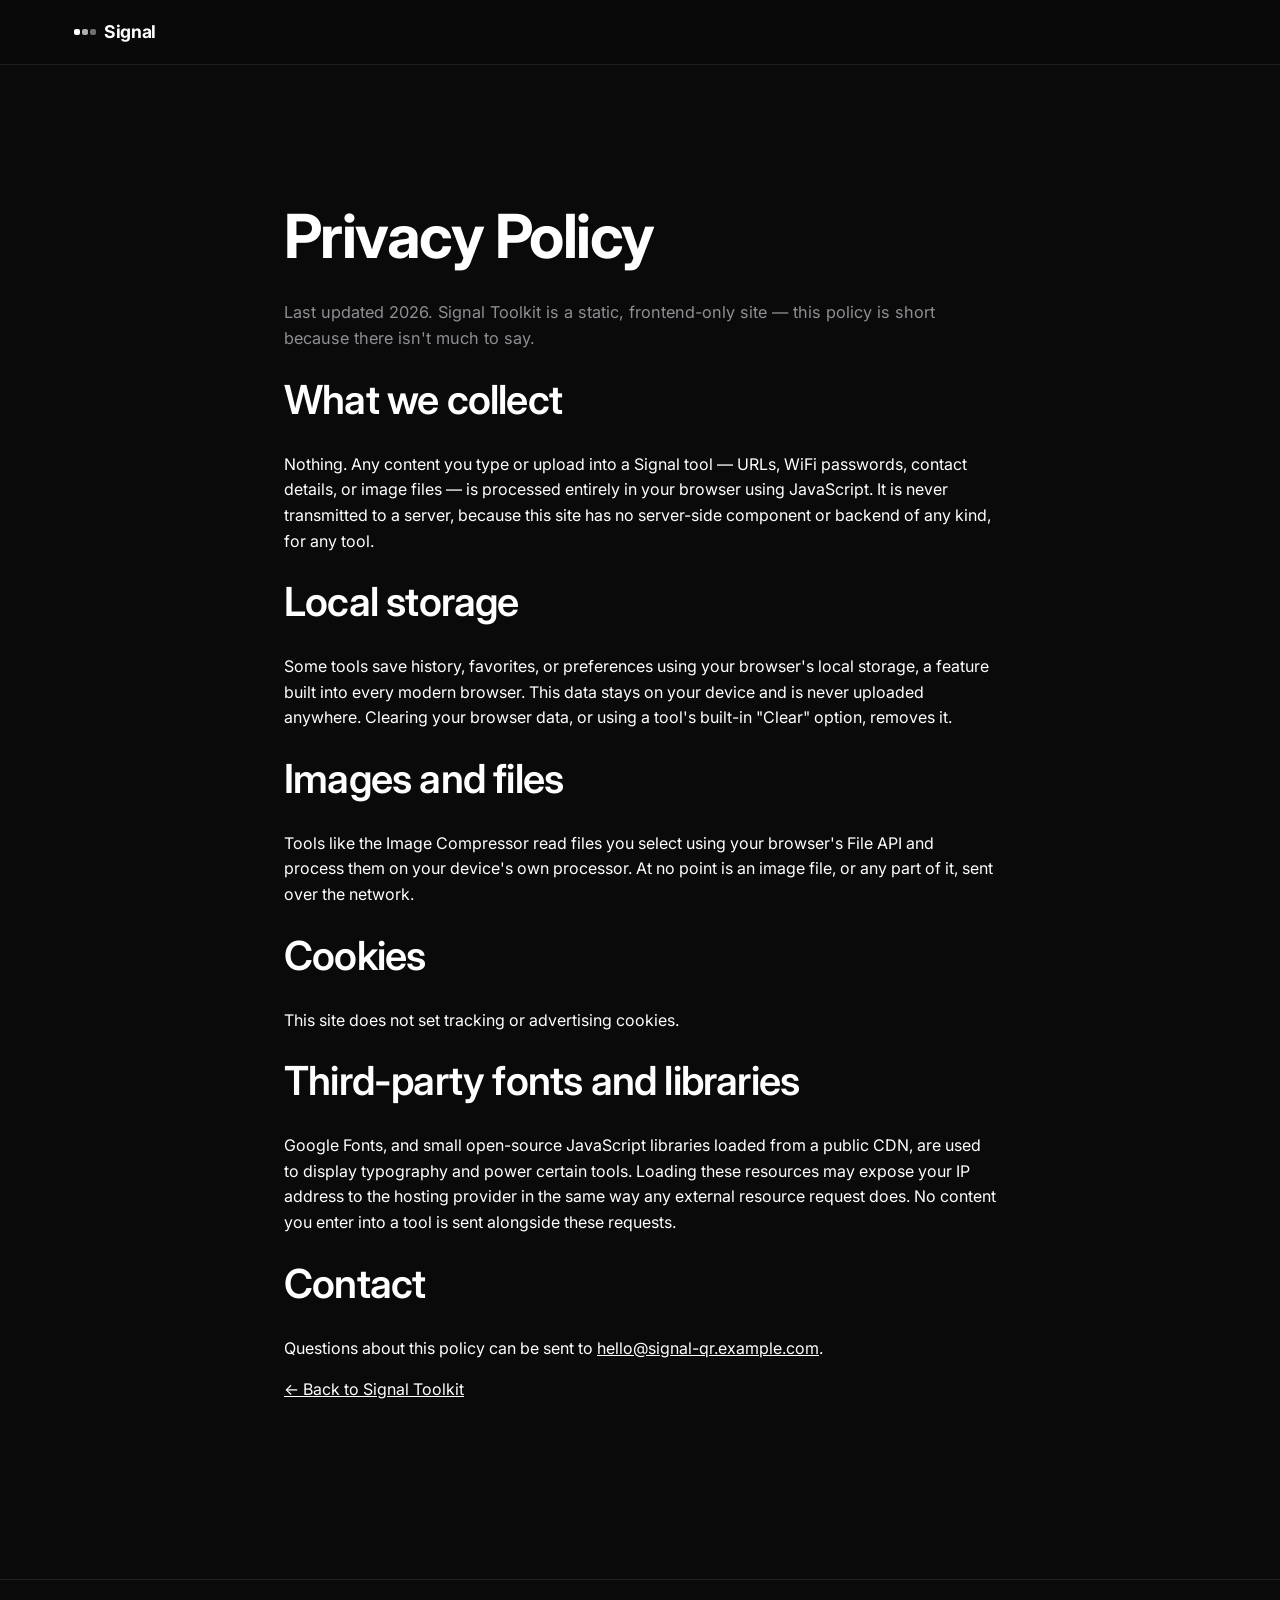
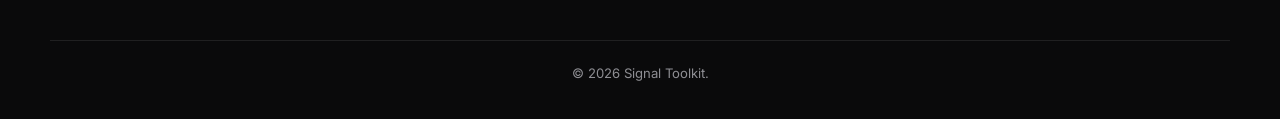
<file: privacy.html>
<!DOCTYPE html>
<html lang="en">
<head>
<meta charset="UTF-8">
<meta name="viewport" content="width=device-width, initial-scale=1.0">
<title>Privacy Policy | Signal Toolkit</title>
<meta name="description" content="Signal Toolkit's privacy policy: how our free browser-based tools handle your data (they don't — everything runs locally).">
<meta name="robots" content="index, follow">
<link rel="canonical" href="https://toolario.vercel.app/privacy.html">
<link href="https://fonts.googleapis.com/css2?family=Space+Grotesk:wght@600;700&family=Inter:wght@400;500;600&display=swap" rel="stylesheet">
<link rel="stylesheet" href="style.css">
</head>
<body>
<header class="site-header" role="banner">
  <div class="wrap header-row">
    <a href="index.html" class="brand" aria-label="Signal Toolkit — home">
      <span class="brand-mark" aria-hidden="true"><span></span><span></span><span></span></span>
      Signal
    </a>
  </div>
</header>
<main>
  <section>
    <div class="wrap" style="max-width:760px; padding:60px 24px;">
      <h1>Privacy Policy</h1>
      <p class="section-lede">Last updated 2026. Signal Toolkit is a static, frontend-only site — this policy is short because there isn't much to say.</p>

      <h2>What we collect</h2>
      <p>Nothing. Any content you type or upload into a Signal tool — URLs, WiFi passwords, contact details, or image files — is processed entirely in your browser using JavaScript. It is never transmitted to a server, because this site has no server-side component or backend of any kind, for any tool.</p>

      <h2>Local storage</h2>
      <p>Some tools save history, favorites, or preferences using your browser's local storage, a feature built into every modern browser. This data stays on your device and is never uploaded anywhere. Clearing your browser data, or using a tool's built-in "Clear" option, removes it.</p>

      <h2>Images and files</h2>
      <p>Tools like the Image Compressor read files you select using your browser's File API and process them on your device's own processor. At no point is an image file, or any part of it, sent over the network.</p>

      <h2>Cookies</h2>
      <p>This site does not set tracking or advertising cookies.</p>

      <h2>Third-party fonts and libraries</h2>
      <p>Google Fonts, and small open-source JavaScript libraries loaded from a public CDN, are used to display typography and power certain tools. Loading these resources may expose your IP address to the hosting provider in the same way any external resource request does. No content you enter into a tool is sent alongside these requests.</p>

      <h2>Contact</h2>
      <p>Questions about this policy can be sent to <a href="mailto:hello@signal-qr.example.com">hello@signal-qr.example.com</a>.</p>

      <p><a href="index.html">← Back to Signal Toolkit</a></p>
    </div>
  </section>
</main>
<footer class="site-footer">
  <div class="wrap footer-bottom">
    <p>© <span id="footer-year"></span> Signal Toolkit.</p>
  </div>
</footer>
<script>document.getElementById('footer-year').textContent = new Date().getFullYear();</script>
</body>
</html>
</file>
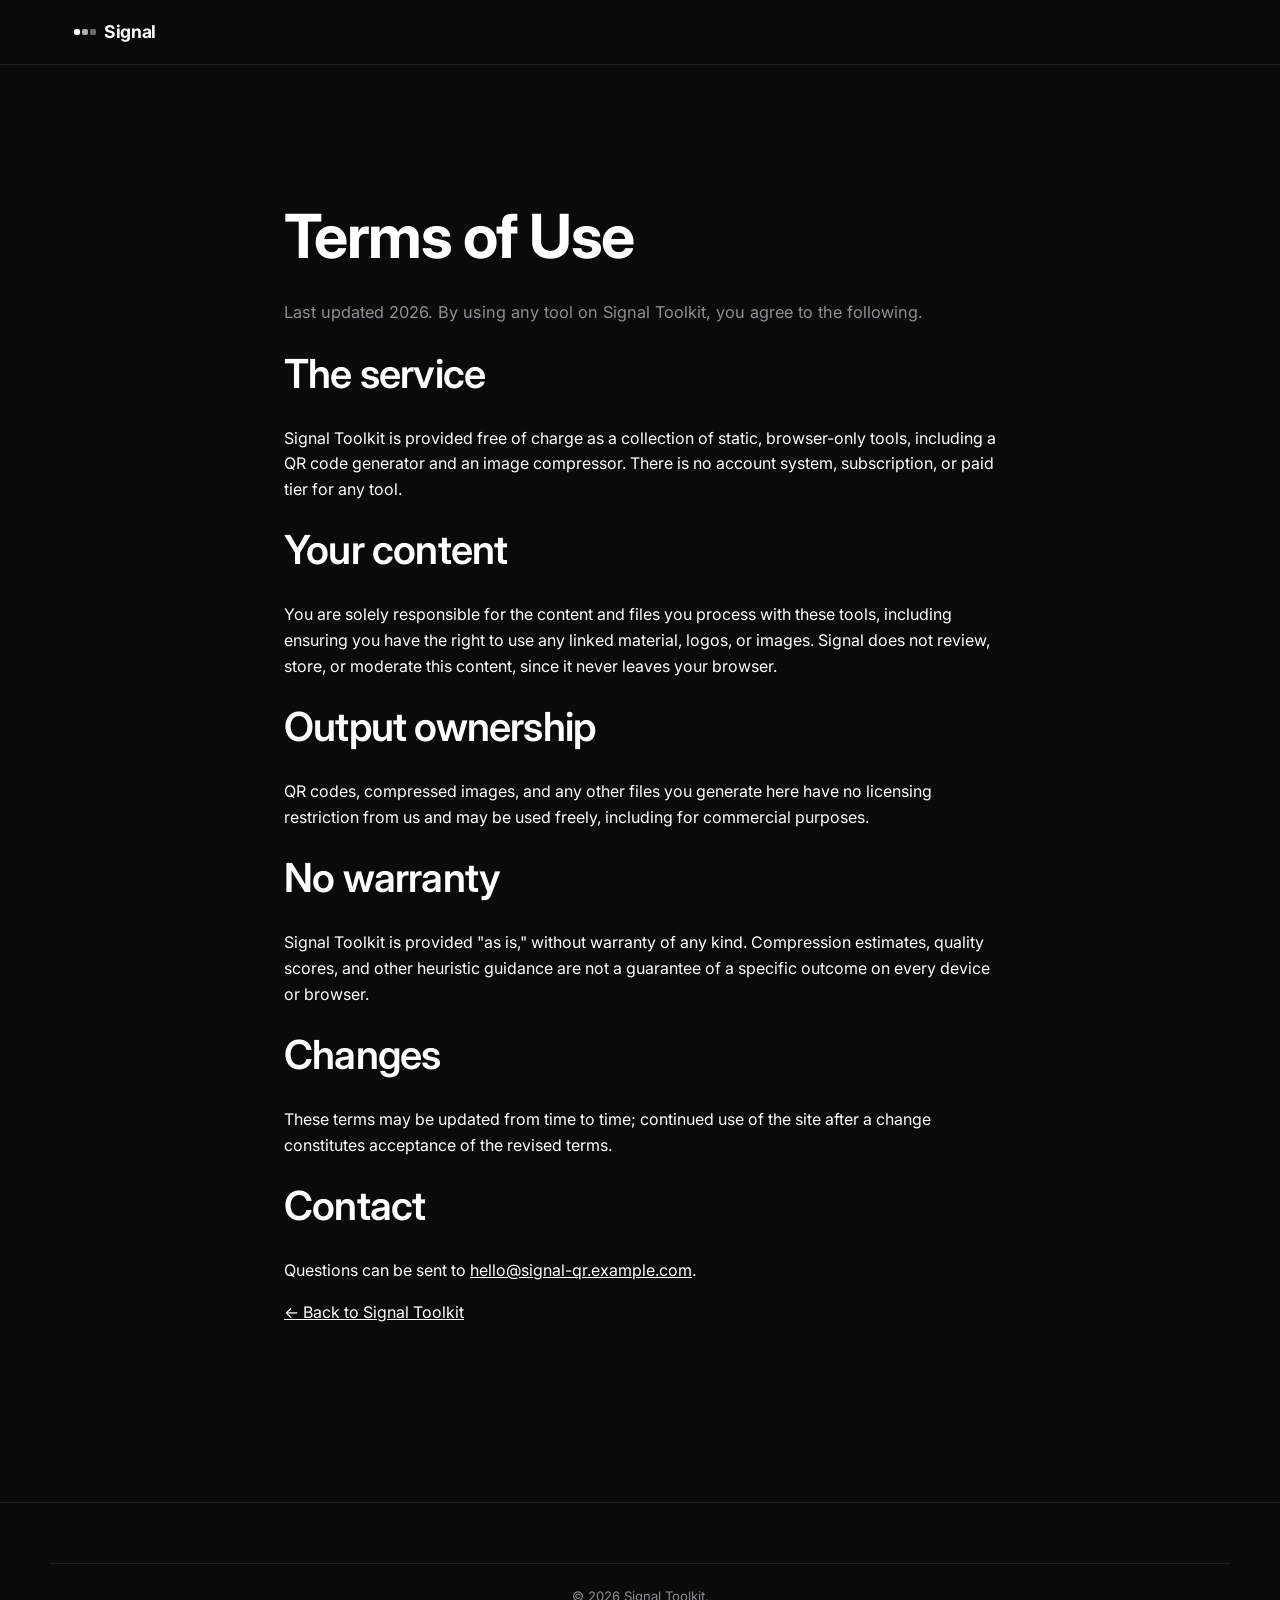
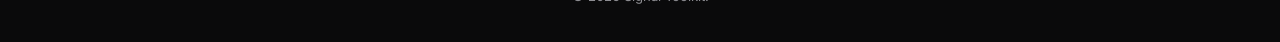
<file: terms.html>
<!DOCTYPE html>
<html lang="en">
<head>
<meta charset="UTF-8">
<meta name="viewport" content="width=device-width, initial-scale=1.0">
<title>Terms of Use | Signal Toolkit</title>
<meta name="description" content="Terms of use for Signal Toolkit, a free collection of browser-based tools.">
<meta name="robots" content="index, follow">
<link rel="canonical" href="https://toolario.vercel.app/terms.html">
<link href="https://fonts.googleapis.com/css2?family=Space+Grotesk:wght@600;700&family=Inter:wght@400;500;600&display=swap" rel="stylesheet">
<link rel="stylesheet" href="style.css">
</head>
<body>
<header class="site-header" role="banner">
  <div class="wrap header-row">
    <a href="index.html" class="brand" aria-label="Signal Toolkit — home">
      <span class="brand-mark" aria-hidden="true"><span></span><span></span><span></span></span>
      Signal
    </a>
  </div>
</header>
<main>
  <section>
    <div class="wrap" style="max-width:760px; padding:60px 24px;">
      <h1>Terms of Use</h1>
      <p class="section-lede">Last updated 2026. By using any tool on Signal Toolkit, you agree to the following.</p>

      <h2>The service</h2>
      <p>Signal Toolkit is provided free of charge as a collection of static, browser-only tools, including a QR code generator and an image compressor. There is no account system, subscription, or paid tier for any tool.</p>

      <h2>Your content</h2>
      <p>You are solely responsible for the content and files you process with these tools, including ensuring you have the right to use any linked material, logos, or images. Signal does not review, store, or moderate this content, since it never leaves your browser.</p>

      <h2>Output ownership</h2>
      <p>QR codes, compressed images, and any other files you generate here have no licensing restriction from us and may be used freely, including for commercial purposes.</p>

      <h2>No warranty</h2>
      <p>Signal Toolkit is provided "as is," without warranty of any kind. Compression estimates, quality scores, and other heuristic guidance are not a guarantee of a specific outcome on every device or browser.</p>

      <h2>Changes</h2>
      <p>These terms may be updated from time to time; continued use of the site after a change constitutes acceptance of the revised terms.</p>

      <h2>Contact</h2>
      <p>Questions can be sent to <a href="mailto:hello@signal-qr.example.com">hello@signal-qr.example.com</a>.</p>

      <p><a href="index.html">← Back to Signal Toolkit</a></p>
    </div>
  </section>
</main>
<footer class="site-footer">
  <div class="wrap footer-bottom">
    <p>© <span id="footer-year"></span> Signal Toolkit.</p>
  </div>
</footer>
<script>document.getElementById('footer-year').textContent = new Date().getFullYear();</script>
</body>
</html>
</file>
<file: style.css>
/* =========================================================
   SIGNAL TOOLKIT — Home / Hub
   Same monochrome design system as the rest of Signal:
   pure grayscale palette, large confident type, hairline
   dividers, glass surfaces, and slow, precise motion.
   ========================================================= */

:root{
  --g-000:#000000;
  --g-050:#0A0A0B;
  --g-100:#141416;
  --g-150:#1C1C1F;
  --g-200:#232326;
  --g-300:#2E2E32;
  --g-400:#48484A;
  --g-500:#6E6E73;
  --g-600:#8E8E93;
  --g-700:#AEAEB2;
  --g-800:#C7C7CC;
  --g-900:#E5E5EA;
  --g-950:#F5F5F7;
  --g-1000:#FFFFFF;

  --radius-lg:22px;
  --radius-md:14px;
  --radius-sm:9px;
  --font-display:-apple-system, BlinkMacSystemFont, 'Inter', 'Helvetica Neue', Arial, sans-serif;
  --font-body:'Inter', -apple-system, BlinkMacSystemFont, 'Helvetica Neue', Arial, sans-serif;
  --font-mono:'JetBrains Mono', ui-monospace, 'SF Mono', monospace;
  --shadow-soft:0 30px 70px -30px rgba(0,0,0,0.55);
  --shadow-tight:0 10px 24px -12px rgba(0,0,0,0.35);
  --border-soft:1px solid rgba(255,255,255,0.08);
  --ease:cubic-bezier(.16,1,.3,1);
  --transition:420ms var(--ease);
  --transition-fast:220ms var(--ease);
}

:root, [data-theme="dark"]{
  --bg:var(--g-050);
  --bg-elevated:var(--g-100);
  --bg-card:rgba(255,255,255,0.045);
  --text:var(--g-1000);
  --text-muted:var(--g-600);
  --border:rgba(255,255,255,0.09);
  --accent-strong:var(--g-1000);
  --accent-mid:var(--g-700);
  --accent-weak:var(--g-500);
  --glass-blur:blur(20px);
}
[data-theme="light"]{
  --bg:var(--g-950);
  --bg-elevated:var(--g-1000);
  --bg-card:rgba(0,0,0,0.035);
  --text:var(--g-050);
  --text-muted:var(--g-500);
  --border:rgba(0,0,0,0.09);
  --accent-strong:var(--g-000);
  --accent-mid:var(--g-500);
  --accent-weak:var(--g-700);
  --glass-blur:blur(20px);
}

*,*::before,*::after{ box-sizing:border-box; }
html{ scroll-behavior:smooth; }
@media (prefers-reduced-motion:reduce){
  html{ scroll-behavior:auto; }
  *{ animation-duration:0.01ms !important; animation-iteration-count:1 !important; transition-duration:0.01ms !important; }
}

body{
  margin:0;
  background:var(--bg);
  color:var(--text);
  font-family:var(--font-body);
  line-height:1.6;
  -webkit-font-smoothing:antialiased;
  transition:background var(--transition), color var(--transition);
}

.wrap{ max-width:1180px; margin:0 auto; padding:0 24px; }

h1,h2,h3,h4{ font-family:var(--font-display); font-weight:600; margin:0 0 .5em; letter-spacing:-0.015em; color:var(--text); }
h1{ font-size:clamp(2.3rem, 5vw, 3.8rem); line-height:1.05; font-weight:700; letter-spacing:-0.025em; }
h2{ font-size:clamp(1.7rem, 3.2vw, 2.5rem); letter-spacing:-0.02em; }
h3{ font-size:1.15rem; }
p{ margin:0 0 1em; }
a{ color:inherit; }

.skip-link{ position:absolute; left:-999px; top:0; background:var(--g-1000); color:var(--g-000); padding:10px 16px; border-radius:0 0 8px 0; z-index:200; }
.skip-link:focus{ left:0; }

/* ---------- Header ---------- */
.site-header{ position:sticky; top:0; z-index:100; backdrop-filter:var(--glass-blur); -webkit-backdrop-filter:var(--glass-blur); background:color-mix(in srgb, var(--bg) 72%, transparent); border-bottom:1px solid var(--border); transition:background var(--transition); }
.header-row{ display:flex; align-items:center; justify-content:space-between; height:64px; gap:16px; }
.brand{ display:flex; align-items:center; gap:10px; font-family:var(--font-display); font-weight:700; font-size:1.1rem; text-decoration:none; color:var(--text); letter-spacing:-0.02em; }
.brand-mark{ display:grid; grid-template-columns:repeat(3,6px); gap:2px; width:20px; }
.brand-mark span{ width:6px; height:6px; border-radius:2px; background:var(--accent-strong); }
.brand-mark span:nth-child(2){ background:var(--accent-mid); }
.brand-mark span:nth-child(3){ background:var(--accent-weak); }

.main-nav{ display:flex; gap:30px; }
.main-nav a{ text-decoration:none; color:var(--text-muted); font-size:.92rem; font-weight:500; transition:color var(--transition-fast); }
.main-nav a:hover{ color:var(--text); }

.theme-toggle{ width:36px; height:36px; border-radius:50%; border:1px solid var(--border); background:var(--bg-card); color:var(--text); display:grid; place-items:center; cursor:pointer; transition:transform var(--transition-fast), border-color var(--transition-fast); }
.theme-toggle:hover{ transform:scale(1.06); border-color:var(--text-muted); }
.theme-toggle .icon-moon{ display:none; }
[data-theme="light"] .theme-toggle .icon-sun{ display:none; }
[data-theme="light"] .theme-toggle .icon-moon{ display:block; }

/* ---------- Buttons ---------- */
.btn{ display:inline-flex; align-items:center; justify-content:center; gap:8px; padding:14px 26px; border-radius:999px; font-weight:600; font-size:.95rem; text-decoration:none; border:none; cursor:pointer; transition:transform var(--transition-fast), box-shadow var(--transition-fast), background var(--transition-fast), border-color var(--transition-fast), opacity var(--transition-fast); }
.btn-primary{ background:var(--text); color:var(--bg); box-shadow:var(--shadow-tight); }
.btn-primary:hover{ transform:translateY(-2px) scale(1.01); opacity:.9; }
.btn-primary:active{ transform:translateY(0) scale(.99); }
.btn-ghost{ background:transparent; color:var(--text); border:1px solid var(--border); }
.btn-ghost:hover{ border-color:var(--text-muted); background:var(--bg-card); }
.btn-sm{ padding:10px 18px; font-size:.85rem; }

/* ---------- Hero ---------- */
.hero{ padding:88px 0 40px; position:relative; overflow:hidden; text-align:center; }
.hero .eyebrow{ display:inline-block; }
.hero p.lede{ max-width:56ch; margin:18px auto 30px; color:var(--text-muted); font-size:1.08rem; }
.hero-actions{ display:flex; gap:14px; justify-content:center; flex-wrap:wrap; }
.eyebrow{ font-family:var(--font-mono); font-size:.78rem; text-transform:uppercase; letter-spacing:.12em; color:var(--text-muted); margin-bottom:14px; display:block; }

#trust-badges{ padding:22px 0; border-top:1px solid var(--border); border-bottom:1px solid var(--border); margin-top:44px; }
.trust-row{ display:flex; flex-wrap:wrap; justify-content:center; gap:12px 28px; }
.trust-badge{ font-size:.82rem; font-weight:600; color:var(--text-muted); white-space:nowrap; }

/* ---------- Section head ---------- */
section{ padding:80px 0; }
.section-head{ max-width:640px; margin:0 auto 44px; text-align:center; }
.section-lede{ color:var(--text-muted); font-size:1.02rem; }
.section-alt{ background:var(--bg-elevated); }

/* ---------- Tool grid (live tools) ---------- */
.tool-grid{ display:grid; grid-template-columns:repeat(2,1fr); gap:22px; }
.tool-card{ position:relative; display:flex; flex-direction:column; gap:14px; background:var(--bg-card); border:1px solid var(--border); border-radius:var(--radius-lg); padding:32px; text-decoration:none; color:var(--text); overflow:hidden; transition:transform var(--transition), border-color var(--transition-fast), box-shadow var(--transition); }
.tool-card:hover{ transform:translateY(-6px); border-color:var(--text-muted); box-shadow:var(--shadow-soft); }
.tool-card .tool-icon{ width:52px; height:52px; border-radius:14px; display:grid; place-items:center; background:var(--text); color:var(--bg); flex-shrink:0; }
.tool-card .tool-icon svg{ width:26px; height:26px; }
.tool-card h3{ font-size:1.35rem; margin:0; }
.tool-card p{ color:var(--text-muted); margin:0; font-size:.95rem; flex-grow:1; }
.tool-card .tool-meta{ display:flex; align-items:center; gap:10px; font-family:var(--font-mono); font-size:.78rem; color:var(--text-muted); text-transform:uppercase; letter-spacing:.06em; }
.tool-status{ display:inline-flex; align-items:center; gap:6px; }
.tool-status::before{ content:""; width:6px; height:6px; border-radius:50%; background:#3ddc84; box-shadow:0 0 0 3px rgba(61,220,132,0.18); }
.tool-cta{ margin-top:6px; font-weight:600; font-size:.9rem; display:inline-flex; align-items:center; gap:6px; }
.tool-card:hover .tool-cta{ text-decoration:underline; }

/* ---------- Coming soon grid ---------- */
.coming-soon-grid{ display:grid; grid-template-columns:repeat(3,1fr); gap:16px; }
.coming-soon-card{ background:var(--bg-card); border:1px dashed var(--border); border-radius:var(--radius-lg); padding:20px; opacity:.85; }
.coming-soon-card h3{ font-size:.98rem; margin-bottom:4px; }
.coming-soon-card p{ color:var(--text-muted); font-size:.85rem; margin:0; }
.coming-soon-card::after{ content:"Coming soon"; display:inline-block; margin-top:10px; font-size:.7rem; font-weight:700; text-transform:uppercase; letter-spacing:.05em; color:var(--text-muted); }

/* ---------- Why cards ---------- */
.gap-grid{ display:grid; grid-template-columns:repeat(3,1fr); gap:20px; }
.gap-card{ background:var(--bg-card); border:1px solid var(--border); border-radius:var(--radius-lg); padding:28px; transition:transform var(--transition), border-color var(--transition-fast); }
.gap-card:hover{ transform:translateY(-4px); border-color:var(--text-muted); }
.gap-mark{ font-size:1.6rem; color:var(--text); display:block; margin-bottom:14px; opacity:.85; }
.gap-card p{ color:var(--text-muted); font-size:.92rem; margin:0; }

/* ---------- Footer ---------- */
.site-footer{ border-top:1px solid var(--border); padding:60px 0 0; margin-top:20px; }
.footer-grid{ display:grid; grid-template-columns:1.2fr 1fr 1fr 1fr; gap:32px; padding-bottom:36px; }
.footer-grid nav{ display:flex; flex-direction:column; gap:8px; }
.footer-grid a{ text-decoration:none; color:var(--text-muted); font-size:.9rem; transition:color var(--transition-fast); }
.footer-grid a:hover{ color:var(--text); }
.footer-grid h4{ font-family:var(--font-mono); font-size:.8rem; text-transform:uppercase; letter-spacing:.06em; color:var(--text-muted); margin-bottom:12px; font-weight:500; }
.footer-tagline{ color:var(--text-muted); font-size:.9rem; max-width:32ch; }
.footer-social{ display:flex; gap:14px; margin-top:14px; }
.footer-social a{ text-decoration:none; color:var(--text-muted); font-size:.82rem; font-weight:600; border:1px solid var(--border); border-radius:999px; padding:4px 10px; transition:color var(--transition-fast), border-color var(--transition-fast); }
.footer-social a:hover{ color:var(--text); border-color:var(--text-muted); }
.footer-bottom{ border-top:1px solid var(--border); padding:22px 24px; text-align:center; font-size:.82rem; color:var(--text-muted); }

/* ---------- Responsive ---------- */
@media (max-width: 980px){
  .tool-grid{ grid-template-columns:1fr; }
  .gap-grid, .coming-soon-grid{ grid-template-columns:1fr 1fr; }
  .footer-grid{ grid-template-columns:1fr; }
  .main-nav{ display:none; }
}
@media (max-width: 600px){
  .gap-grid, .coming-soon-grid{ grid-template-columns:1fr; }
  section{ padding:56px 0; }
  .hero{ padding:52px 0 30px; }
}
</file>
<file: uuid-generator/style.css>
/* =========================================================
   SIGNAL — UUID / GUID Generator
   Same monochrome design system as the rest of Signal:
   pure grayscale palette, large confident type, hairline
   dividers, glass surfaces, and slow, precise motion.
   ========================================================= */

:root{
  --g-000:#000000;
  --g-050:#0A0A0B;
  --g-100:#141416;
  --g-150:#1C1C1F;
  --g-200:#232326;
  --g-300:#2E2E32;
  --g-400:#48484A;
  --g-500:#6E6E73;
  --g-600:#8E8E93;
  --g-700:#AEAEB2;
  --g-800:#C7C7CC;
  --g-900:#E5E5EA;
  --g-950:#F5F5F7;
  --g-1000:#FFFFFF;

  /* Used sparingly, same role as the "Live" status dot elsewhere on Signal */
  --ok:#3ddc84;
  --bad:#ff6b5e;

  --radius-lg:22px;
  --radius-md:14px;
  --radius-sm:9px;
  --font-display:-apple-system, BlinkMacSystemFont, 'Inter', 'Helvetica Neue', Arial, sans-serif;
  --font-body:'Inter', -apple-system, BlinkMacSystemFont, 'Helvetica Neue', Arial, sans-serif;
  --font-mono:'JetBrains Mono', ui-monospace, 'SF Mono', monospace;
  --shadow-soft:0 30px 70px -30px rgba(0,0,0,0.55);
  --shadow-tight:0 10px 24px -12px rgba(0,0,0,0.35);
  --ease:cubic-bezier(.16,1,.3,1);
  --transition:420ms var(--ease);
  --transition-fast:220ms var(--ease);
}

:root, [data-theme="dark"]{
  --bg:var(--g-050);
  --bg-elevated:var(--g-100);
  --bg-card:rgba(255,255,255,0.045);
  --bg-well:rgba(255,255,255,0.03);
  --text:var(--g-1000);
  --text-muted:var(--g-600);
  --border:rgba(255,255,255,0.09);
  --accent-strong:var(--g-1000);
  --accent-mid:var(--g-700);
  --accent-weak:var(--g-500);
  --glass-blur:blur(20px);
}
[data-theme="light"]{
  --bg:var(--g-950);
  --bg-elevated:var(--g-1000);
  --bg-card:rgba(0,0,0,0.035);
  --bg-well:rgba(0,0,0,0.025);
  --text:var(--g-050);
  --text-muted:var(--g-500);
  --border:rgba(0,0,0,0.09);
  --accent-strong:var(--g-000);
  --accent-mid:var(--g-500);
  --accent-weak:var(--g-700);
  --glass-blur:blur(20px);
}

*,*::before,*::after{ box-sizing:border-box; }
html{ scroll-behavior:smooth; }
@media (prefers-reduced-motion:reduce){
  html{ scroll-behavior:auto; }
  *{ animation-duration:0.01ms !important; animation-iteration-count:1 !important; transition-duration:0.01ms !important; }
}

body{
  margin:0;
  background:var(--bg);
  color:var(--text);
  font-family:var(--font-body);
  line-height:1.6;
  -webkit-font-smoothing:antialiased;
  transition:background var(--transition), color var(--transition);
}

.wrap{ max-width:1180px; margin:0 auto; padding:0 24px; }

h1,h2,h3,h4{ font-family:var(--font-display); font-weight:600; margin:0 0 .5em; letter-spacing:-0.015em; color:var(--text); }
h1{ font-size:clamp(2.1rem, 4.6vw, 3.4rem); line-height:1.08; font-weight:700; letter-spacing:-0.025em; }
h2{ font-size:clamp(1.6rem, 3vw, 2.3rem); letter-spacing:-0.02em; }
h3{ font-size:1.1rem; }
p{ margin:0 0 1em; }
a{ color:inherit; }
code{ font-family:var(--font-mono); }

.skip-link{ position:absolute; left:-999px; top:0; background:var(--g-1000); color:var(--g-000); padding:10px 16px; border-radius:0 0 8px 0; z-index:200; }
.skip-link:focus{ left:0; }
.visually-hidden{ position:absolute; width:1px; height:1px; overflow:hidden; clip:rect(0 0 0 0); white-space:nowrap; }

/* ---------- Header ---------- */
.site-header{ position:sticky; top:0; z-index:100; backdrop-filter:var(--glass-blur); -webkit-backdrop-filter:var(--glass-blur); background:color-mix(in srgb, var(--bg) 72%, transparent); border-bottom:1px solid var(--border); transition:background var(--transition); }
.header-row{ display:flex; align-items:center; justify-content:space-between; height:64px; gap:16px; }
.brand{ display:flex; align-items:center; gap:10px; font-family:var(--font-display); font-weight:700; font-size:1.1rem; text-decoration:none; color:var(--text); letter-spacing:-0.02em; }
.brand-mark{ display:grid; grid-template-columns:repeat(3,6px); gap:2px; width:20px; }
.brand-mark span{ width:6px; height:6px; border-radius:2px; background:var(--accent-strong); }
.brand-mark span:nth-child(2){ background:var(--accent-mid); }
.brand-mark span:nth-child(3){ background:var(--accent-weak); }

.main-nav{ display:flex; gap:28px; }
.main-nav a{ text-decoration:none; color:var(--text-muted); font-size:.92rem; font-weight:500; transition:color var(--transition-fast); }
.main-nav a:hover{ color:var(--text); }

.theme-toggle{ width:36px; height:36px; border-radius:50%; border:1px solid var(--border); background:var(--bg-card); color:var(--text); display:grid; place-items:center; cursor:pointer; transition:transform var(--transition-fast), border-color var(--transition-fast); }
.theme-toggle:hover{ transform:scale(1.06); border-color:var(--text-muted); }
.theme-toggle .icon-moon{ display:none; }
[data-theme="light"] .theme-toggle .icon-sun{ display:none; }
[data-theme="light"] .theme-toggle .icon-moon{ display:block; }

/* ---------- Buttons ---------- */
.btn{ display:inline-flex; align-items:center; justify-content:center; gap:8px; padding:14px 26px; border-radius:999px; font-weight:600; font-size:.95rem; font-family:inherit; text-decoration:none; border:none; cursor:pointer; transition:transform var(--transition-fast), box-shadow var(--transition-fast), background var(--transition-fast), border-color var(--transition-fast), opacity var(--transition-fast); }
.btn-primary{ background:var(--text); color:var(--bg); box-shadow:var(--shadow-tight); }
.btn-primary:hover{ transform:translateY(-2px) scale(1.01); opacity:.9; }
.btn-primary:active{ transform:translateY(0) scale(.99); }
.btn-ghost{ background:transparent; color:var(--text); border:1px solid var(--border); }
.btn-ghost:hover{ border-color:var(--text-muted); background:var(--bg-card); }
.btn-secondary{ background:var(--bg-card); color:var(--text); border:1px solid var(--border); }
.btn-secondary:hover{ border-color:var(--text-muted); transform:translateY(-1px); }
.btn-sm{ padding:10px 18px; font-size:.85rem; }
.btn-xs{ padding:7px 12px; font-size:.78rem; border-radius:999px; }
.btn:disabled{ opacity:.4; cursor:not-allowed; transform:none !important; }
.btn-icon{ width:34px; height:34px; padding:0; border-radius:9px; flex-shrink:0; }

/* ---------- Hero ---------- */
.hero{ padding:76px 0 40px; position:relative; overflow:hidden; text-align:center; }
.hero p.lede{ max-width:58ch; margin:18px auto 30px; color:var(--text-muted); font-size:1.08rem; }
.hero-actions{ display:flex; gap:14px; justify-content:center; flex-wrap:wrap; }
.eyebrow{ font-family:var(--font-mono); font-size:.78rem; text-transform:uppercase; letter-spacing:.12em; color:var(--text-muted); margin-bottom:14px; display:block; }
.hero-stats{ display:flex; gap:36px; list-style:none; padding:0; margin:34px 0 0; justify-content:center; flex-wrap:wrap; }
.hero-stats li{ display:flex; flex-direction:column; align-items:center; }
.hero-stats strong{ font-family:var(--font-mono); font-size:1.5rem; color:var(--text); font-weight:500; }
.hero-stats span{ font-size:.8rem; color:var(--text-muted); }

#trust-badges{ padding:22px 0; border-top:1px solid var(--border); border-bottom:1px solid var(--border); }
.trust-row{ display:flex; flex-wrap:wrap; justify-content:center; gap:12px 28px; }
.trust-badge{ font-size:.82rem; font-weight:600; color:var(--text-muted); white-space:nowrap; }

/* ---------- Section head ---------- */
section{ padding:76px 0; }
.section-head{ max-width:680px; margin:0 auto 40px; text-align:center; }
.section-head.left{ text-align:left; margin:0 0 36px; }
.section-lede{ color:var(--text-muted); font-size:1.02rem; }
.section-alt{ background:var(--bg-elevated); }

/* ---------- Generator ---------- */
.generator-grid{ display:grid; grid-template-columns:340px 1fr; gap:22px; align-items:start; }
.panel{ background:var(--bg-card); border:1px solid var(--border); border-radius:var(--radius-lg); padding:26px; backdrop-filter:var(--glass-blur); box-shadow:var(--shadow-soft); transition:border-color var(--transition-fast), background var(--transition); }
.panel:hover{ border-color:color-mix(in srgb, var(--text) 18%, var(--border)); }
.panel-title{ font-size:.8rem; text-transform:uppercase; letter-spacing:.08em; font-family:var(--font-mono); font-weight:500; color:var(--text-muted); margin-bottom:18px; }
.field-label{ display:block; font-size:.82rem; font-weight:600; color:var(--text-muted); margin:18px 0 8px; }
.field-label:first-child{ margin-top:0; }
.field-hint{ font-size:.78rem; color:var(--text-muted); margin:6px 2px 0; line-height:1.4; }

.radio-pills, .count-pills{ display:flex; flex-wrap:wrap; gap:8px; }
.pill-option{ position:relative; }
.pill-option input{ position:absolute; opacity:0; width:1px; height:1px; }
.pill-option label{ display:inline-flex; align-items:center; gap:6px; padding:9px 16px; border-radius:999px; border:1px solid var(--border); font-size:.86rem; color:var(--text-muted); cursor:pointer; transition:all var(--transition-fast); user-select:none; }
.pill-option label:hover{ border-color:var(--text-muted); color:var(--text); }
.pill-option input:checked + label{ background:var(--text); color:var(--bg); border-color:var(--text); font-weight:600; }
.pill-option input:focus-visible + label{ outline:2px solid var(--text-muted); outline-offset:2px; }

.check-row{ display:flex; align-items:center; gap:10px; margin:14px 0; font-size:.88rem; color:var(--text-muted); cursor:pointer; }
.check-row input{ width:16px; height:16px; accent-color:var(--text); cursor:pointer; }

.switch-row{ display:flex; align-items:center; justify-content:space-between; gap:12px; margin-top:22px; padding-top:18px; border-top:1px solid var(--border); }
.switch-row span{ font-size:.86rem; font-weight:600; }
.switch{ position:relative; width:42px; height:24px; flex-shrink:0; }
.switch input{ position:absolute; opacity:0; width:100%; height:100%; margin:0; cursor:pointer; }
.switch .track{ position:absolute; inset:0; background:var(--bg-well); border:1px solid var(--border); border-radius:999px; transition:background var(--transition-fast); }
.switch .thumb{ position:absolute; top:2px; left:2px; width:18px; height:18px; border-radius:50%; background:var(--text-muted); transition:transform var(--transition-fast), background var(--transition-fast); }
.switch input:checked + .track{ background:color-mix(in srgb, var(--text) 15%, var(--bg-well)); border-color:var(--text-muted); }
.switch input:checked + .track + .thumb{ transform:translateX(18px); background:var(--text); }

.generate-btn{ width:100%; margin-top:22px; }

.output-panel{ display:flex; flex-direction:column; gap:16px; }
.output-toolbar{ display:flex; flex-wrap:wrap; align-items:center; gap:10px; }
.output-toolbar .search-wrap{ flex:1; min-width:180px; position:relative; }
.output-toolbar .search-wrap input{ width:100%; }
.output-toolbar .toolbar-actions{ display:flex; flex-wrap:wrap; gap:8px; }

.select, input[type="text"], input[type="search"], input[type="email"], textarea{
  width:100%; padding:12px 14px; border-radius:var(--radius-sm); border:1px solid var(--border); background:var(--bg-well); color:var(--text); font-family:inherit; font-size:.92rem; transition:border-color var(--transition-fast), box-shadow var(--transition-fast);
}
.select:focus, input:focus, textarea:focus{ outline:none; border-color:var(--text-muted); box-shadow:0 0 0 3px color-mix(in srgb, var(--text) 10%, transparent); }

.output-meta{ display:flex; flex-wrap:wrap; justify-content:space-between; gap:10px; font-size:.8rem; color:var(--text-muted); font-family:var(--font-mono); }
.output-meta strong{ color:var(--text); font-weight:600; }

.output-box{ max-height:460px; overflow-y:auto; border:1px solid var(--border); border-radius:var(--radius-md); background:var(--bg-well); }
.output-box::-webkit-scrollbar{ width:9px; }
.output-box::-webkit-scrollbar-thumb{ background:var(--border); border-radius:999px; }

.uuid-row{ display:flex; align-items:center; gap:12px; padding:13px 16px; border-bottom:1px solid var(--border); transition:background var(--transition-fast); }
.uuid-row:last-child{ border-bottom:none; }
.uuid-row:hover{ background:var(--bg-card); }
.uuid-row .idx{ font-family:var(--font-mono); font-size:.76rem; color:var(--text-muted); width:28px; flex-shrink:0; text-align:right; }
.uuid-row .uuid-code{ flex:1; font-family:var(--font-mono); font-size:.9rem; word-break:break-all; }
.uuid-row .chip{ flex-shrink:0; }
.uuid-row.hidden{ display:none; }

.chip{ font-family:var(--font-mono); font-size:.68rem; text-transform:uppercase; letter-spacing:.04em; padding:4px 9px; border-radius:999px; border:1px solid var(--border); color:var(--text-muted); white-space:nowrap; }
.chip.chip-ok{ color:var(--ok); border-color:color-mix(in srgb, var(--ok) 40%, var(--border)); }
.chip.chip-bad{ color:var(--bad); border-color:color-mix(in srgb, var(--bad) 40%, var(--border)); }

.copy-btn{ flex-shrink:0; background:transparent; border:1px solid var(--border); color:var(--text-muted); border-radius:8px; padding:6px 10px; font-size:.75rem; font-weight:600; cursor:pointer; transition:all var(--transition-fast); font-family:inherit; }
.copy-btn:hover{ color:var(--text); border-color:var(--text-muted); }
.copy-btn.copied{ color:var(--ok); border-color:color-mix(in srgb, var(--ok) 40%, var(--border)); }

.empty-state{ padding:60px 20px; text-align:center; color:var(--text-muted); font-size:.9rem; }

.kbd-hint{ font-size:.78rem; color:var(--text-muted); display:flex; flex-wrap:wrap; gap:6px 14px; align-items:center; }
kbd{ font-family:var(--font-mono); font-size:.72rem; background:var(--bg-well); border:1px solid var(--border); border-bottom-width:2px; border-radius:5px; padding:2px 6px; color:var(--text); }

/* ---------- Validator ---------- */
.validator-grid{ display:grid; grid-template-columns:1fr 1fr; gap:22px; align-items:stretch; }
.validator-grid textarea{ min-height:120px; resize:vertical; font-family:var(--font-mono); font-size:.88rem; }
.result-card{ display:flex; flex-direction:column; justify-content:center; gap:10px; }
.result-status{ display:flex; align-items:center; gap:10px; font-size:1.15rem; font-weight:700; font-family:var(--font-display); }
.result-status .dot{ width:11px; height:11px; border-radius:50%; flex-shrink:0; background:var(--text-muted); }
.result-status.ok .dot{ background:var(--ok); box-shadow:0 0 0 4px color-mix(in srgb, var(--ok) 18%, transparent); }
.result-status.bad .dot{ background:var(--bad); box-shadow:0 0 0 4px color-mix(in srgb, var(--bad) 18%, transparent); }
.result-details{ display:grid; grid-template-columns:auto 1fr; gap:6px 14px; font-size:.88rem; }
.result-details dt{ color:var(--text-muted); }
.result-details dd{ margin:0; font-family:var(--font-mono); }

/* ---------- Compare table ---------- */
.compare-table{ width:100%; border-collapse:collapse; background:var(--bg-card); border:1px solid var(--border); border-radius:var(--radius-md); overflow:hidden; }
.compare-table th, .compare-table td{ padding:14px 18px; text-align:left; border-bottom:1px solid var(--border); font-size:.92rem; }
.compare-table th{ font-family:var(--font-mono); font-size:.76rem; text-transform:uppercase; letter-spacing:.06em; color:var(--text-muted); font-weight:500; background:var(--bg-well); }
.compare-table tr:last-child td{ border-bottom:none; }
.compare-table td:first-child{ color:var(--text-muted); width:22%; font-weight:600; }

/* ---------- Version cards ---------- */
.version-grid{ display:grid; grid-template-columns:repeat(2,1fr); gap:18px; }
.version-card{ background:var(--bg-card); border:1px solid var(--border); border-radius:var(--radius-lg); padding:26px; transition:transform var(--transition), border-color var(--transition-fast); }
.version-card:hover{ transform:translateY(-4px); border-color:var(--text-muted); }
.version-card h3{ display:flex; align-items:center; gap:10px; }
.version-card .v-num{ font-family:var(--font-mono); font-size:.78rem; background:var(--text); color:var(--bg); padding:3px 9px; border-radius:999px; font-weight:700; }
.version-card p{ color:var(--text-muted); font-size:.92rem; margin:0; }

/* ---------- Gap / why grid ---------- */
.gap-grid{ display:grid; grid-template-columns:repeat(3,1fr); gap:20px; }
.gap-card{ background:var(--bg-card); border:1px solid var(--border); border-radius:var(--radius-lg); padding:28px; transition:transform var(--transition), border-color var(--transition-fast); }
.gap-card:hover{ transform:translateY(-4px); border-color:var(--text-muted); }
.gap-mark{ font-size:1.6rem; color:var(--text); display:block; margin-bottom:14px; opacity:.85; }
.gap-card p{ color:var(--text-muted); font-size:.92rem; margin:0; }

/* ---------- Use cases ---------- */
.uses-grid{ display:grid; grid-template-columns:repeat(3,1fr); gap:16px; }
.uses-grid article{ padding:20px 0; border-top:1px solid var(--border); }
.uses-grid h3{ font-size:1rem; }
.uses-grid p{ color:var(--text-muted); font-size:.88rem; margin:0; }

/* ---------- Code examples ---------- */
.code-tabs{ display:flex; gap:8px; flex-wrap:wrap; margin-bottom:18px; }
.code-tab{ padding:9px 16px; border-radius:999px; border:1px solid var(--border); background:transparent; color:var(--text-muted); font-size:.83rem; font-family:inherit; cursor:pointer; transition:all var(--transition-fast); }
.code-tab:hover{ border-color:var(--text-muted); color:var(--text); }
.code-tab.active{ background:var(--text); color:var(--bg); border-color:var(--text); font-weight:600; }
.code-block{ display:none; background:var(--bg-well); border:1px solid var(--border); border-radius:var(--radius-md); padding:22px; overflow-x:auto; }
.code-block.active{ display:block; }
.code-block pre{ margin:0; font-family:var(--font-mono); font-size:.85rem; line-height:1.7; white-space:pre; }

/* ---------- FAQ ---------- */
.faq-list{ display:grid; gap:10px; }
.faq-list details{ background:var(--bg-card); border:1px solid var(--border); border-radius:var(--radius-md); padding:18px 22px; transition:border-color var(--transition-fast); }
.faq-list details:hover{ border-color:var(--text-muted); }
.faq-list summary{ cursor:pointer; font-weight:600; font-family:var(--font-display); }
.faq-list p{ margin:12px 0 0; color:var(--text-muted); }

/* ---------- Share ---------- */
.share-row{ display:flex; flex-wrap:wrap; align-items:center; justify-content:space-between; gap:16px; padding:28px 24px; }
.share-label{ font-weight:600; margin:0; }
.share-buttons{ display:flex; flex-wrap:wrap; gap:10px; }

/* ---------- Cross-link strip ---------- */
.crosslink-strip{ text-align:center; font-size:.88rem; color:var(--text-muted); }
.crosslink-strip a{ text-decoration:underline; }

/* ---------- Toast ---------- */
.toast-region{ position:fixed; bottom:24px; left:50%; transform:translateX(-50%); z-index:400; display:flex; flex-direction:column; gap:8px; align-items:center; pointer-events:none; }
.toast{ padding:12px 22px; border-radius:999px; background:var(--text); color:var(--bg); box-shadow:var(--shadow-soft); font-size:.85rem; font-weight:600; opacity:0; transform:translateY(14px); transition:opacity var(--transition-fast), transform var(--transition-fast); }
.toast.show{ opacity:1; transform:translateY(0); }

/* ---------- Footer ---------- */
.site-footer{ border-top:1px solid var(--border); padding:60px 0 0; margin-top:20px; }
.footer-grid{ display:grid; grid-template-columns:1.2fr 1fr 1fr 1fr; gap:32px; padding-bottom:36px; }
.footer-grid nav{ display:flex; flex-direction:column; gap:8px; }
.footer-grid a{ text-decoration:none; color:var(--text-muted); font-size:.9rem; transition:color var(--transition-fast); }
.footer-grid a:hover{ color:var(--text); }
.footer-grid h4{ font-family:var(--font-mono); font-size:.8rem; text-transform:uppercase; letter-spacing:.06em; color:var(--text-muted); margin-bottom:12px; font-weight:500; }
.footer-tagline{ color:var(--text-muted); font-size:.9rem; max-width:32ch; }
.footer-social{ display:flex; gap:14px; margin-top:14px; }
.footer-social a{ text-decoration:none; color:var(--text-muted); font-size:.82rem; font-weight:600; border:1px solid var(--border); border-radius:999px; padding:4px 10px; transition:color var(--transition-fast), border-color var(--transition-fast); }
.footer-social a:hover{ color:var(--text); border-color:var(--text-muted); }
.footer-bottom{ border-top:1px solid var(--border); padding:22px 24px; text-align:center; font-size:.82rem; color:var(--text-muted); }

/* ---------- Responsive ---------- */
@media (max-width: 980px){
  .generator-grid{ grid-template-columns:1fr; }
  .validator-grid{ grid-template-columns:1fr; }
  .version-grid{ grid-template-columns:1fr; }
  .gap-grid{ grid-template-columns:1fr 1fr; }
  .uses-grid{ grid-template-columns:1fr 1fr; }
  .compare-table td:first-child{ width:32%; }
  .footer-grid{ grid-template-columns:1fr 1fr; }
  .main-nav{ display:none; }
}
@media (max-width: 600px){
  .gap-grid, .uses-grid{ grid-template-columns:1fr; }
  section{ padding:52px 0; }
  .hero{ padding:48px 0 30px; }
  .footer-grid{ grid-template-columns:1fr; }
  .uuid-row{ flex-wrap:wrap; }
  .uuid-row .uuid-code{ order:3; width:100%; flex-basis:100%; }
  .compare-table{ font-size:.85rem; }
  .compare-table th, .compare-table td{ padding:10px 12px; }
}
</file>
